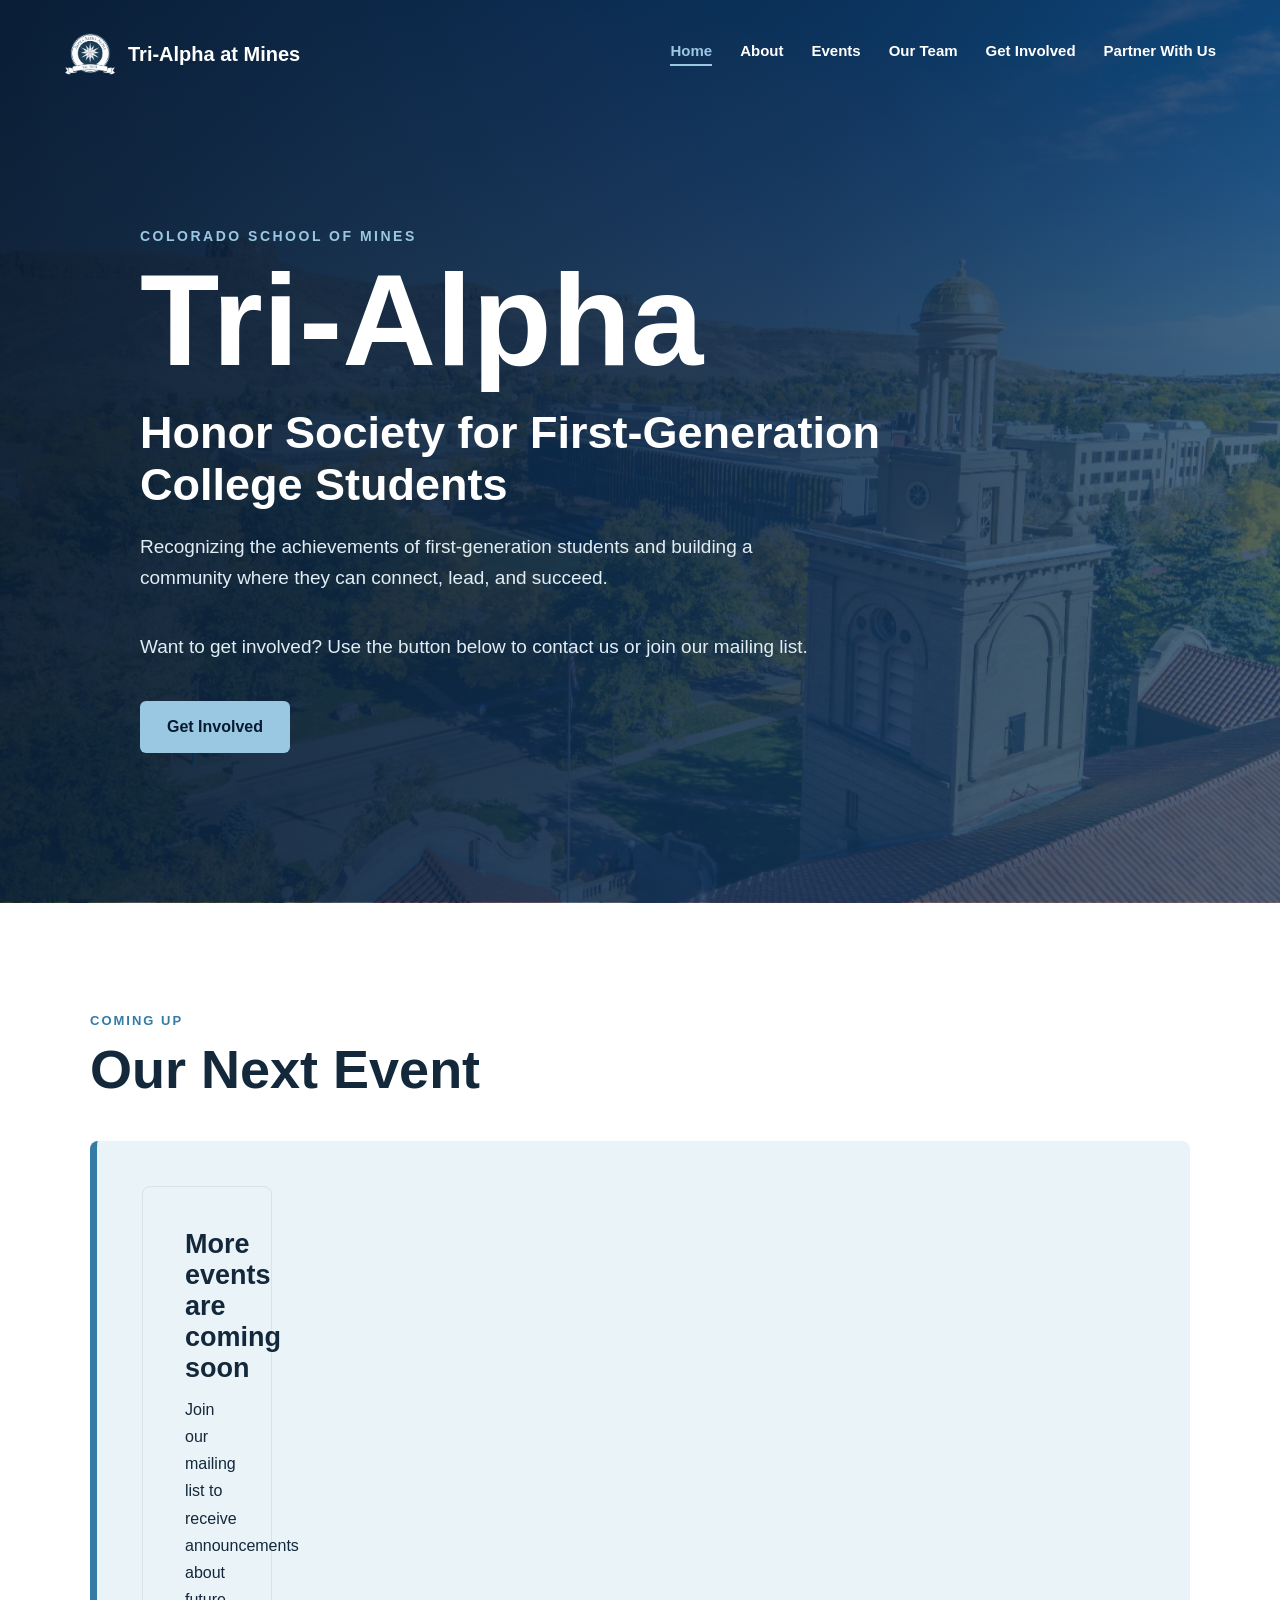
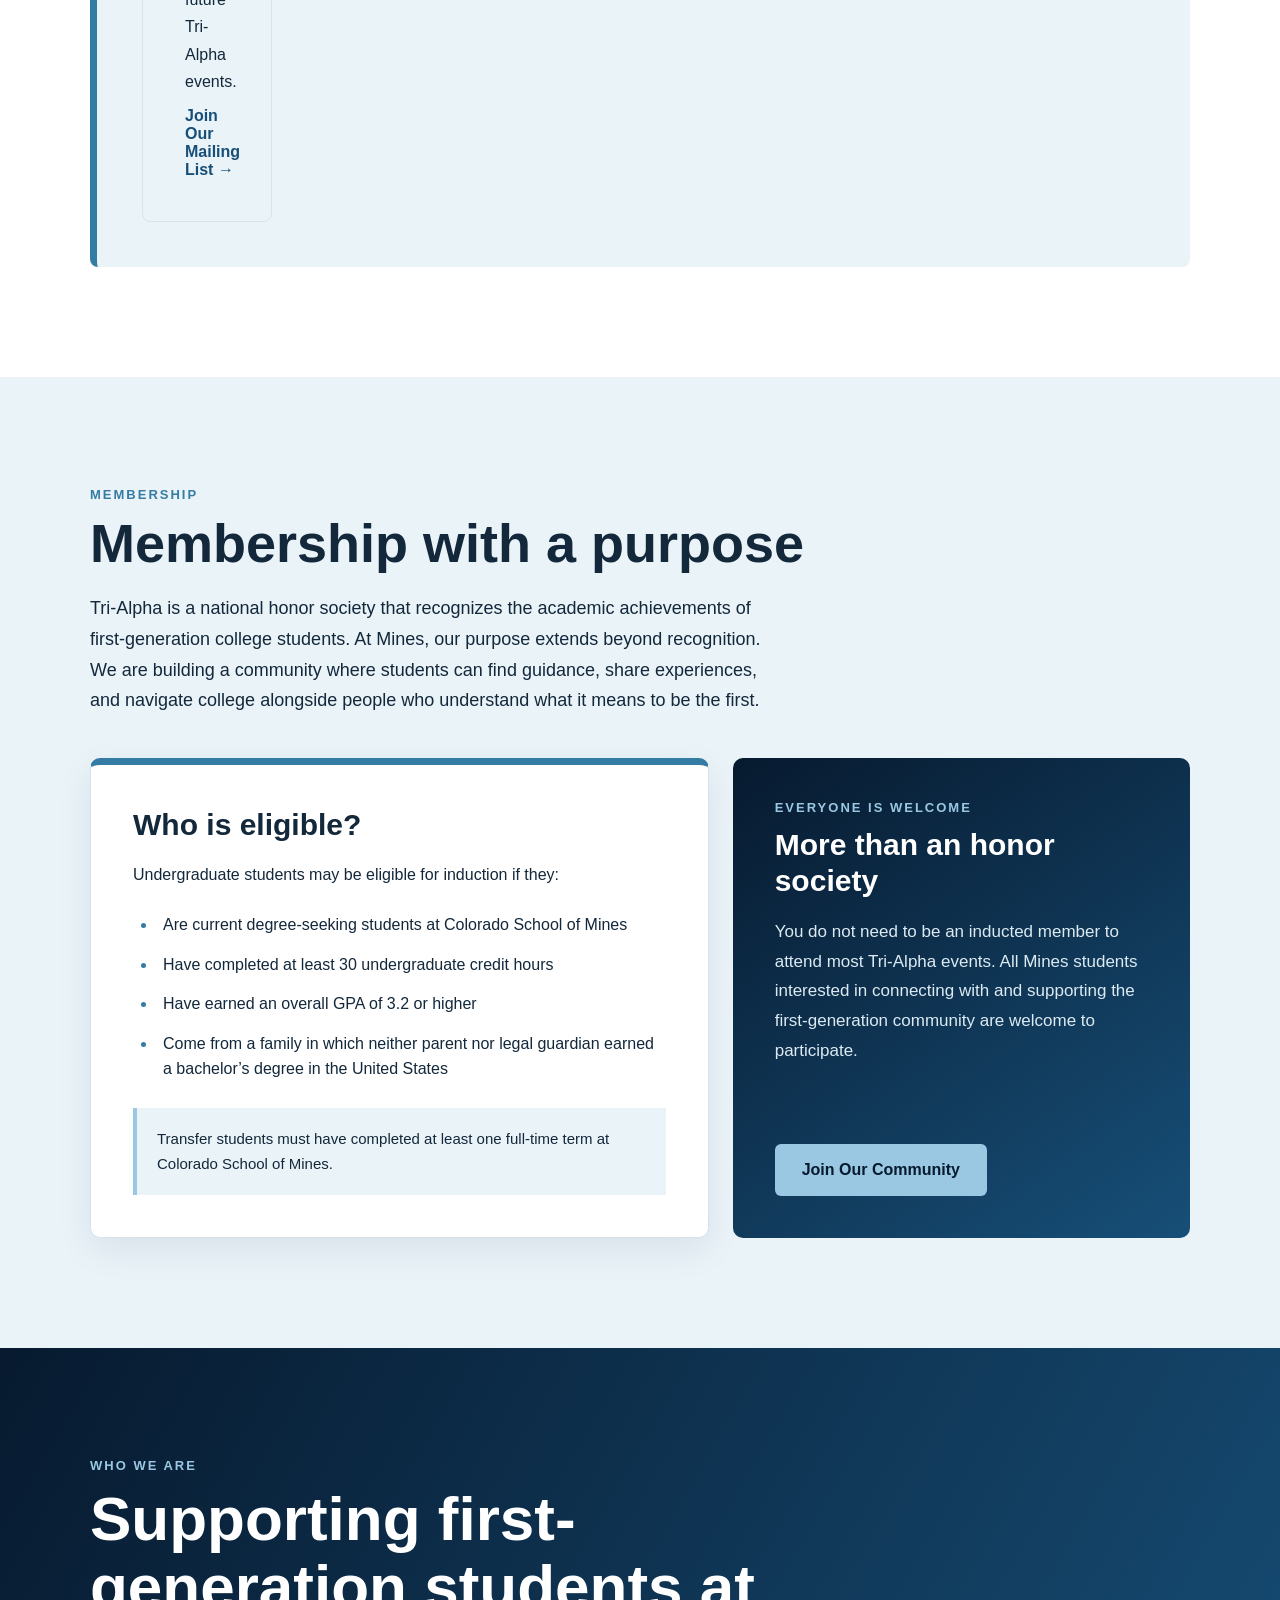
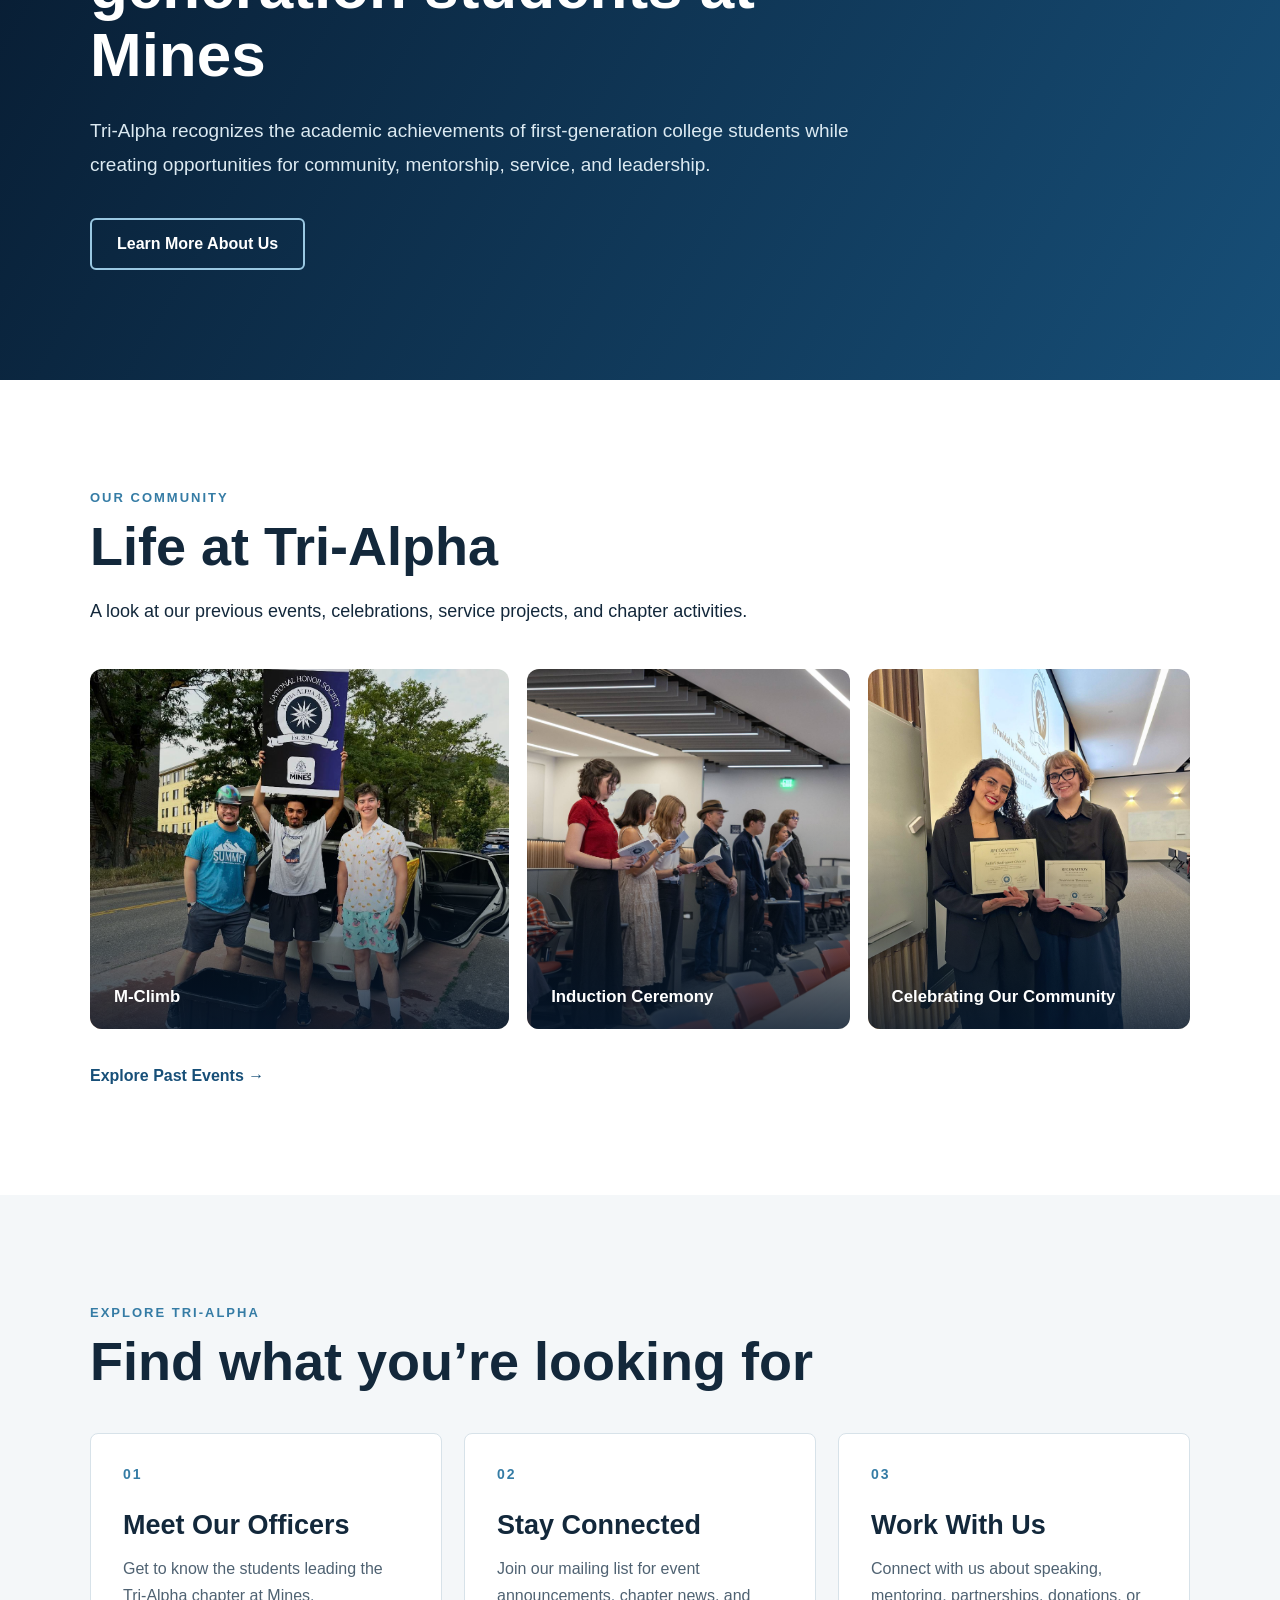
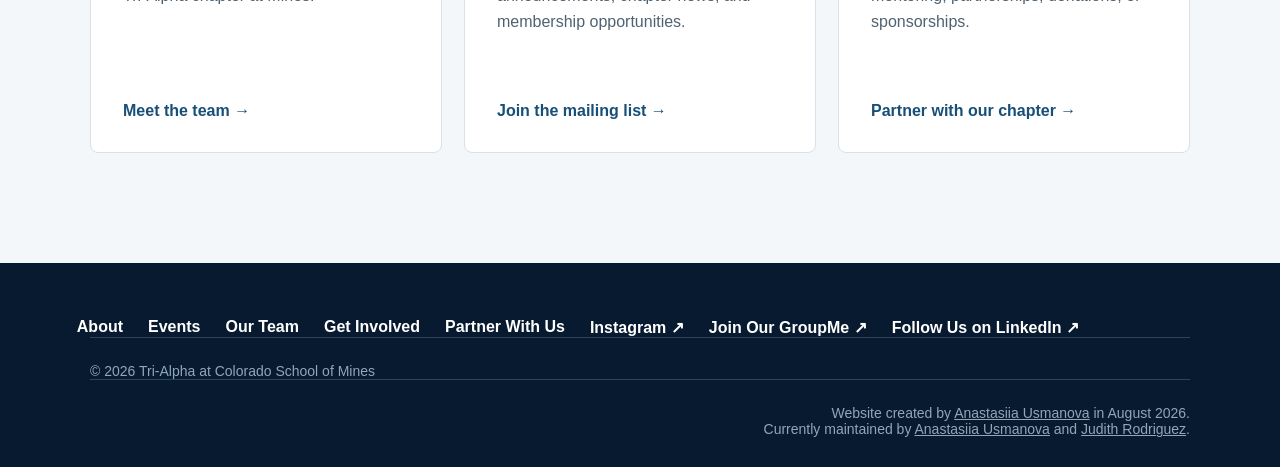
<file: index.html>
<!DOCTYPE html>
<html lang="en">

<head>
    <meta charset="UTF-8">

    <meta
        name="viewport"
        content="width=device-width, initial-scale=1.0"
    >

    <title>Tri-Alpha at Colorado School of Mines</title>

    <link rel="stylesheet" href="style.css">

    <link
        rel="icon"
        type="image/png"
        href="image/tri.alpha.logo.png"
    >
</head>

<body>

    <!-- Main navigation -->

    <header class="hero">

        <nav class="navbar">

            <a class="logo" href="./">
                <img
                    src="image/tri.alpha.logo.png"
                    alt="Tri-Alpha logo"
                >

                <span>Tri-Alpha at Mines</span>
            </a>

            <div class="nav-links">

                <a
                    class="active-nav-link"
                    href="./"
                >
                    Home
                </a>

                <a href="about/">About</a>
                <a href="events/">Events</a>
                <a href="team/">Our Team</a>
                <a href="contact/">Get Involved</a>
                <a href="partner/">Partner With Us</a>

            </div>

        </nav>


        <!-- Main introduction -->

        <div class="hero-content">

            <p class="eyebrow">
                Colorado School of Mines
            </p>

            <h1>Tri-Alpha</h1>

            <h2>
                Honor Society for First-Generation College Students
            </h2>

            <p class="hero-description">
                Recognizing the achievements of first-generation students
                and building a community where they can connect, lead,
                and succeed.
            </p>

            <p class="hero-description">
                Want to get involved? Use the button below to contact us
                or join our mailing list.
            </p>

            <div class="hero-buttons">

                <a
                    class="button primary-button"
                    href="contact/#mailing-list"
                >
                    Get Involved
                </a>

            </div>

        </div>

    </header>


    <main>

        <!-- Next event -->

        <section
            class="section event-section"
            id="next-event"
        >

            <div class="section-heading">

                <p class="section-label">
                    Coming up
                </p>

                <h2>Our Next Event</h2>

            </div>

            <div
                class="event-card"
                id="next-event-container"
            >
                <!-- The next event is added automatically by events.js -->
            </div>

        </section>


        <!-- Membership -->

        <section
            class="section membership-section"
            id="membership"
        >

            <div class="section-heading">

                <p class="section-label">
                    Membership
                </p>

                <h2>Membership with a purpose</h2>

                <p>
                    Tri-Alpha is a national honor society that recognizes
                    the academic achievements of first-generation college
                    students. At Mines, our purpose extends beyond recognition.
                    We are building a community where students can find guidance,
                    share experiences, and navigate college alongside people who
                    understand what it means to be the first.
                </p>

            </div>


            <div class="membership-grid">

                <div class="membership-card">

                    <h3>Who is eligible?</h3>

                    <p>
                        Undergraduate students may be eligible for induction
                        if they:
                    </p>

                    <ul>

                        <li>
                            Are current degree-seeking students at
                            Colorado School of Mines
                        </li>

                        <li>
                            Have completed at least 30 undergraduate
                            credit hours
                        </li>

                        <li>
                            Have earned an overall GPA of 3.2 or higher
                        </li>

                        <li>
                            Come from a family in which neither parent nor
                            legal guardian earned a bachelor’s degree in
                            the United States
                        </li>

                    </ul>

                    <p class="membership-note">
                        Transfer students must have completed at least one
                        full-time term at Colorado School of Mines.
                    </p>

                </div>


                <div class="community-card">

                    <p class="section-label">
                        Everyone is welcome
                    </p>

                    <h3>More than an honor society</h3>

                    <p>
                        You do not need to be an inducted member to attend
                        most Tri-Alpha events. All Mines students interested
                        in connecting with and supporting the first-generation
                        community are welcome to participate.
                    </p>

                    <a
                        class="button primary-button"
                        href="contact/#mailing-list"
                    >
                        Join Our Community
                    </a>

                </div>

            </div>

        </section>


        <!-- About preview -->

        <section class="about-preview">

            <div class="about-preview-content">

                <p class="section-label light-label">
                    Who we are
                </p>

                <h2>
                    Supporting first-generation students at Mines
                </h2>

                <p>
                    Tri-Alpha recognizes the academic achievements of
                    first-generation college students while creating
                    opportunities for community, mentorship, service,
                    and leadership.
                </p>

                <a
                    class="button outline-button"
                    href="about/"
                >
                    Learn More About Us
                </a>

            </div>

        </section>


        <!-- Event photo preview -->

        <section class="section gallery-preview">

            <div class="section-heading">

                <p class="section-label">
                    Our community
                </p>

                <h2>Life at Tri-Alpha</h2>

                <p>
                    A look at our previous events, celebrations,
                    service projects, and chapter activities.
                </p>

            </div>


            <div class="photo-grid">

                <a
                    class="community-photo"
                    href="events/"
                >

                    <img
                        src="image/mclimb1.jpg"
                        alt="Tri-Alpha members participating in M-Climb"
                    >

                    <span>M-Climb</span>

                </a>


                <a
                    class="community-photo"
                    href="events/"
                >

                    <img
                        src="image/ind1.jpg"
                        alt="Tri-Alpha Induction Ceremony"
                    >

                    <span>Induction Ceremony</span>

                </a>


                <a
                    class="community-photo"
                    href="events/"
                >

                    <img
                        src="image/ind6.jpg"
                        alt="Tri-Alpha members celebrating at Colorado School of Mines"
                    >

                    <span>Celebrating Our Community</span>

                </a>

            </div>


            <a
                class="text-link"
                href="events/#past-events"
            >
                Explore Past Events →
            </a>

        </section>


        <!-- Main site links -->

        <section class="explore-section">

            <div class="section explore-content">

                <div class="section-heading">

                    <p class="section-label">
                        Explore Tri-Alpha
                    </p>

                    <h2>Find what you’re looking for</h2>

                </div>


                <div class="link-card-grid">

                    <a
                        class="link-card"
                        href="team/"
                    >

                        <span class="card-number">01</span>

                        <h3>Meet Our Officers</h3>

                        <p>
                            Get to know the students leading the
                            Tri-Alpha chapter at Mines.
                        </p>

                        <span class="card-link">
                            Meet the team →
                        </span>

                    </a>


                    <a
                        class="link-card"
                        href="contact/#mailing-list"
                    >

                        <span class="card-number">02</span>

                        <h3>Stay Connected</h3>

                        <p>
                            Join our mailing list for event announcements,
                            chapter news, and membership opportunities.
                        </p>

                        <span class="card-link">
                            Join the mailing list →
                        </span>

                    </a>


                    <a
                        class="link-card"
                        href="partner/"
                    >

                        <span class="card-number">03</span>

                        <h3>Work With Us</h3>

                        <p>
                            Connect with us about speaking, mentoring,
                            partnerships, donations, or sponsorships.
                        </p>

                        <span class="card-link">
                            Partner with our chapter →
                        </span>

                    </a>

                </div>

            </div>

        </section>

    </main>


    <!-- Footer -->

    <footer>

        <div class="footer-links">

            <a href="about/">About</a>
            <a href="events/">Events</a>
            <a href="team/">Our Team</a>
            <a href="contact/">Get Involved</a>
            <a href="partner/">Partner With Us</a>

            <a
                href="https://www.instagram.com/minestrialpha/"
                target="_blank"
                rel="noopener noreferrer"
            >
                Instagram ↗
            </a>

            <a
                href="https://groupme.com/join_group/110721965/QVAlwVsL"
                target="_blank"
                rel="noopener noreferrer"
            >
                Join Our GroupMe ↗
            </a>

            <a
                href="https://www.linkedin.com/company/tri-alpha-honor-society-colorado-school-of-mines/"
                target="_blank"
                rel="noopener noreferrer"
            >
                Follow Us on LinkedIn ↗
            </a>

        </div>


        <p class="copyright">
            © 2026 Tri-Alpha at Colorado School of Mines
        </p>

        <p class="copyright" style="text-align: right;">
             Website created by <a href="https://ausmanova.com" target="_blank">Anastasiia Usmanova</a> in August 2026.<br>
            Currently maintained by <a href="https://ausmanova.com" target="_blank">Anastasiia Usmanova</a> and <a href="https://www.linkedin.com/in/judinitzia/" target="_blank">Judith Rodriguez</a>.

    </footer>


    <script src="events.js"></script>
    <script src="contact.js"></script>

</body>

</html>
</file>
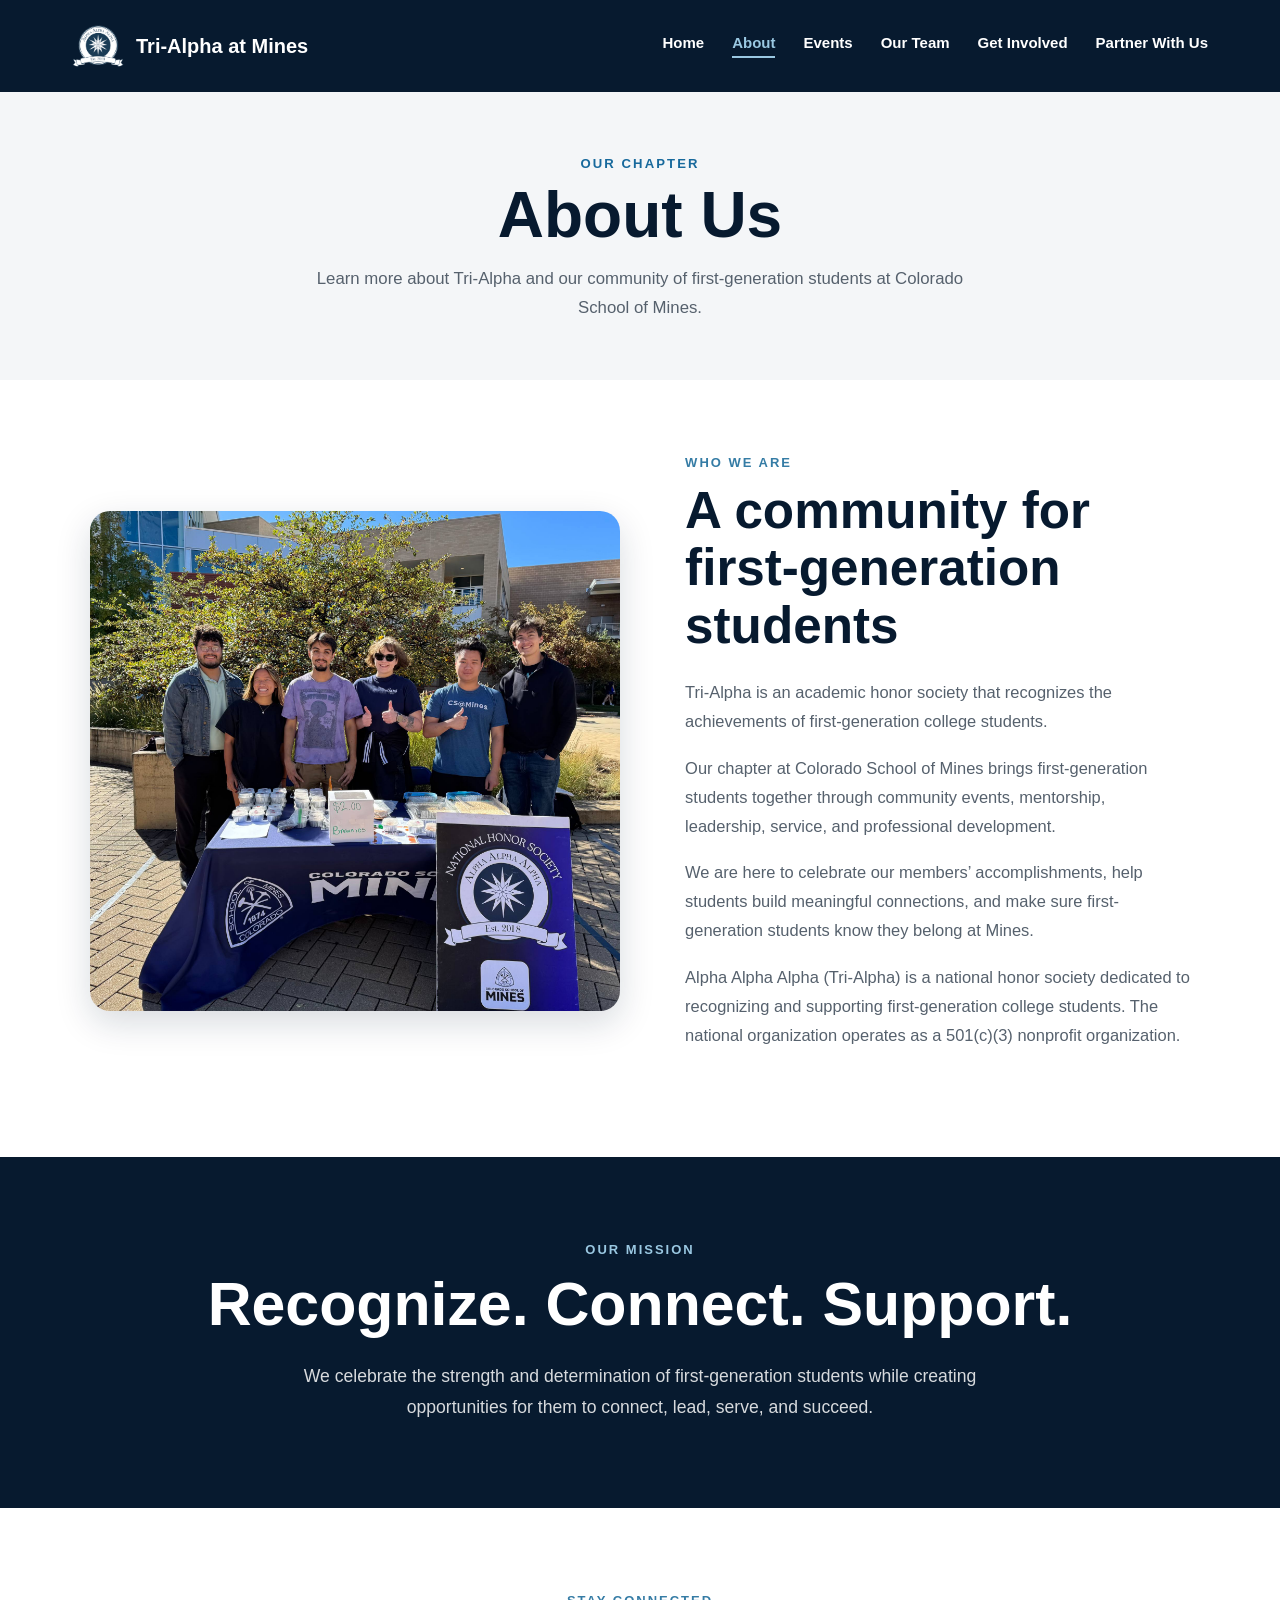
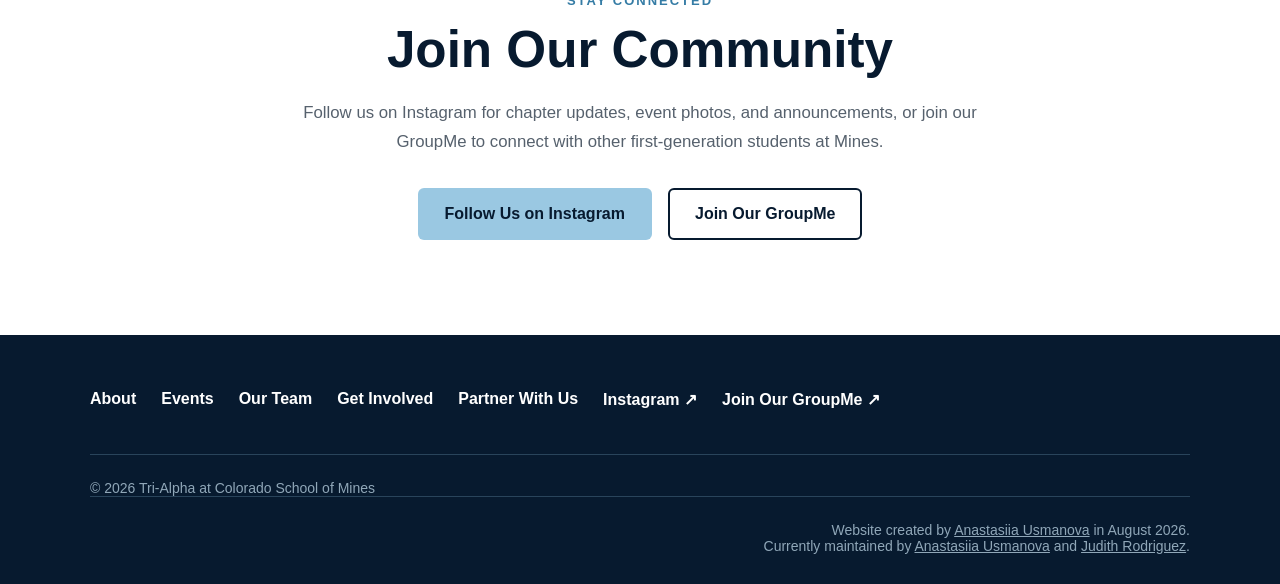
<file: about/index.html>
<!DOCTYPE html>
<html lang="en">

<head>
    <meta charset="UTF-8">

    <meta
        name="viewport"
        content="width=device-width, initial-scale=1.0"
    >

    <title>About Us | Tri-Alpha at Mines</title>

    <link rel="stylesheet" href="../style.css">

    <link
        rel="icon"
        type="image/png"
        href="../image/tri.alpha.logo.png"
    >
</head>

<body>

    <!-- Navigation -->

    <header class="page-header">

        <nav class="navbar">

            <a class="logo" href="../">
                <img
                    src="../image/tri.alpha.logo.png"
                    alt="Tri-Alpha logo"
                >

                <span>Tri-Alpha at Mines</span>
            </a>

            <div class="nav-links">
                <a href="../">Home</a>

                <a
                    class="active-nav-link"
                    href="../about/"
                >
                    About
                </a>

                <a href="../events/">Events</a>
                <a href="../team/">Our Team</a>
                <a href="../contact/">Get Involved</a>
                <a href="../partner/">Partner With Us</a>
            </div>

        </nav>

    </header>


    <main>

        <!-- Page heading -->

        <section class="team-page-heading">

            <p class="team-page-label">
                Our Chapter
            </p>

            <h1>About Us</h1>

            <p class="team-page-description">
                Learn more about Tri-Alpha and our community of
                first-generation students at Colorado School of Mines.
            </p>

        </section>


        <!-- About Tri-Alpha -->

        <section class="section about-main-section">

            <div class="about-main-grid">

                <div class="about-main-image">

                    <img
                        src="../image/about.jpg"
                        alt="Tri-Alpha members at Colorado School of Mines"
                    >

                </div>


                <div class="about-main-content">

                    <p class="section-label">
                        Who We Are
                    </p>

                    <h2>
                        A community for first-generation students
                    </h2>

                    <p>
                        Tri-Alpha is an academic honor society that
                        recognizes the achievements of first-generation
                        college students.
                    </p>

                    <p>
                        Our chapter at Colorado School of Mines brings
                        first-generation students together through
                        community events, mentorship, leadership,
                        service, and professional development.
                    </p>

                    <p>
                        We are here to celebrate our members’
                        accomplishments, help students build meaningful
                        connections, and make sure first-generation
                        students know they belong at Mines.
                    </p>

                    <p>
                        Alpha Alpha Alpha (Tri-Alpha) is a national honor
                        society dedicated to recognizing and supporting
                        first-generation college students. The national
                        organization operates as a 501(c)(3) nonprofit
                        organization.
                    </p>

                </div>

            </div>

        </section>


        <!-- Mission -->

        <section class="about-mission-section">

            <div class="section about-mission-content">

                <p class="section-label light-label">
                    Our Mission
                </p>

                <h2>
                    Recognize. Connect. Support.
                </h2>

                <p>
                    We celebrate the strength and determination of
                    first-generation students while creating opportunities
                    for them to connect, lead, serve, and succeed.
                </p>

            </div>

        </section>


        <!-- Social links -->

        <section class="section about-connect-section">

            <p class="section-label">
                Stay Connected
            </p>

            <h2>Join Our Community</h2>

            <p>
                Follow us on Instagram for chapter updates, event photos,
                and announcements, or join our GroupMe to connect with
                other first-generation students at Mines.
            </p>

            <div class="about-social-buttons">

                <a
                    class="button primary-button"
                    href="https://www.instagram.com/minestrialpha/"
                    target="_blank"
                    rel="noopener noreferrer"
                >
                    Follow Us on Instagram
                </a>

                <a
                    class="button about-secondary-button"
                    href="https://groupme.com/join_group/110721965/QVAlwVsL"
                    target="_blank"
                    rel="noopener noreferrer"
                >
                    Join Our GroupMe
                </a>

            </div>

        </section>

    </main>


    <!-- Footer -->

    <footer>

        <div class="footer-content">


            <div class="footer-links">
                <a href="../about/">About</a>
                <a href="../events/">Events</a>
                <a href="../team/">Our Team</a>
                <a href="../contact/">Get Involved</a>
                <a href="../partner/">Partner With Us</a>

                <a
                    href="https://www.instagram.com/minestrialpha/"
                    target="_blank"
                    rel="noopener noreferrer"
                >
                    Instagram ↗
                </a>

                <a
                    href="https://groupme.com/join_group/110721965/QVAlwVsL"
                    target="_blank"
                    rel="noopener noreferrer"
                >
                    Join Our GroupMe ↗
                </a>
            </div>

        </div>

        <p class="copyright">
            © 2026 Tri-Alpha at Colorado School of Mines
        </p>

        <p class="copyright" style="text-align: right;">
             Website created by <a href="https://ausmanova.com" target="_blank">Anastasiia Usmanova</a> in August 2026.<br>
            Currently maintained by <a href="https://ausmanova.com" target="_blank">Anastasiia Usmanova</a> and <a href="https://www.linkedin.com/in/judinitzia/" target="_blank">Judith Rodriguez</a>.
        </p>

    </footer>

</body>

</html>
</file>
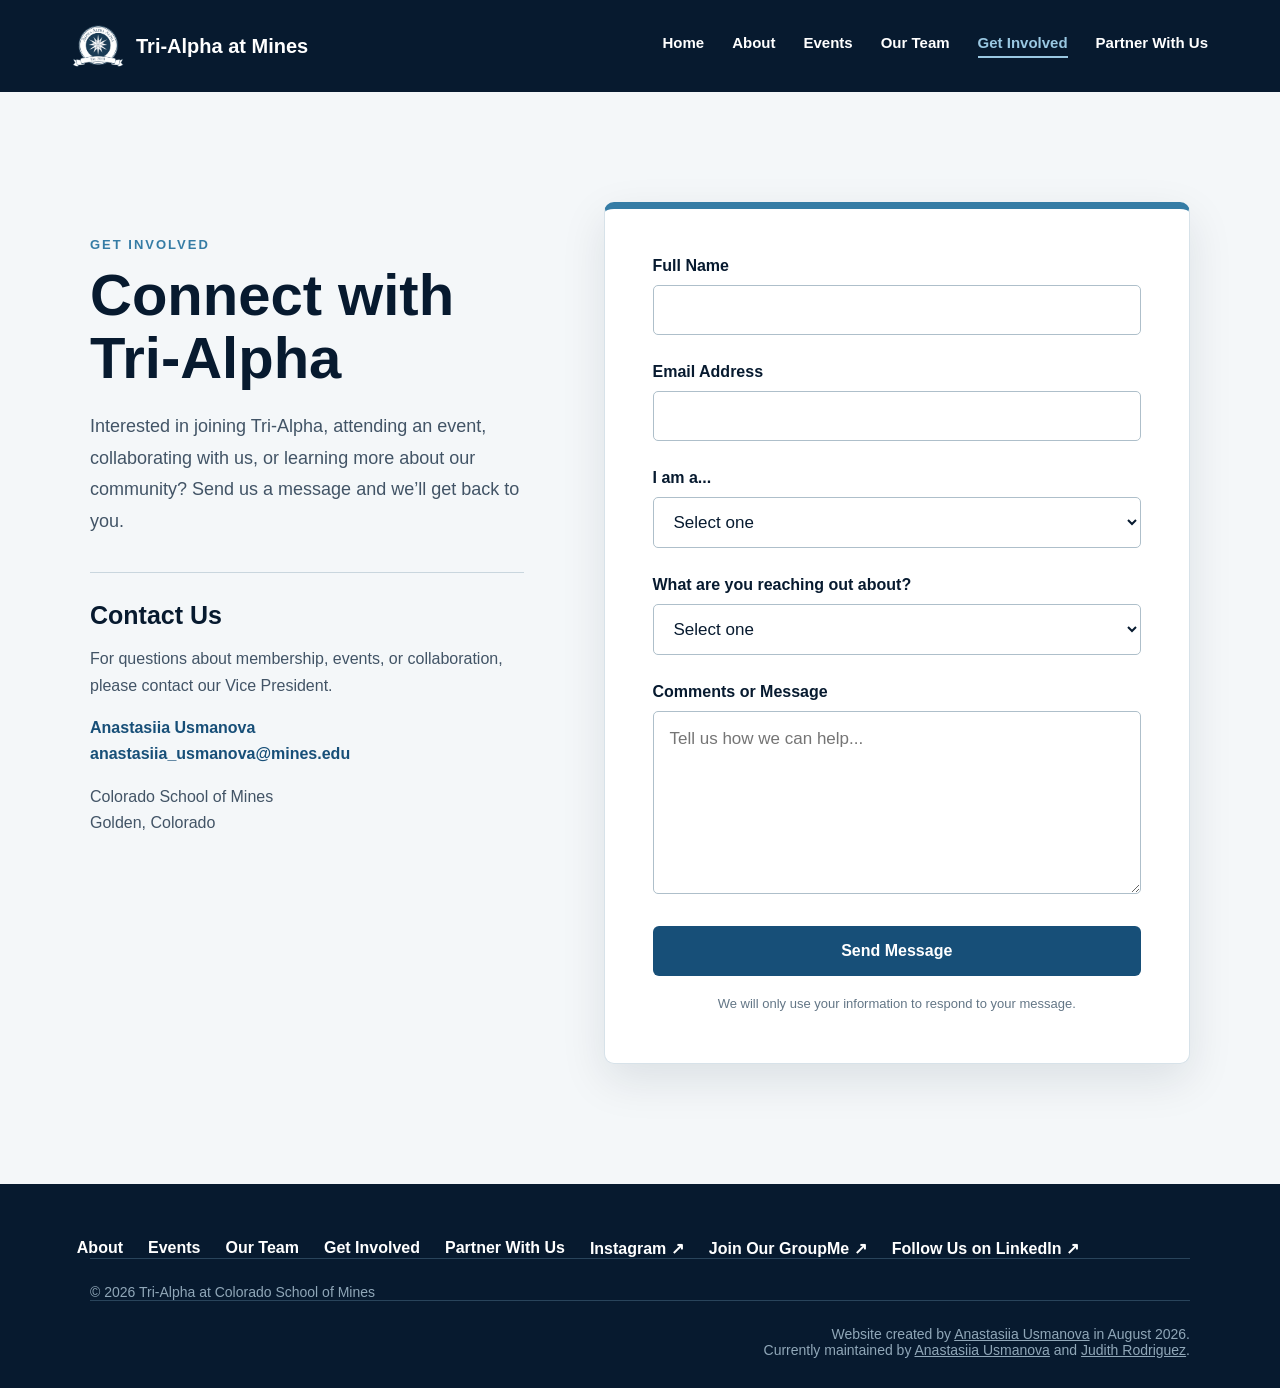
<file: contact/index.html>
<!DOCTYPE html>
<html lang="en">

<head>
    <meta charset="UTF-8">

    <meta
        name="viewport"
        content="width=device-width, initial-scale=1.0"
    >

    <title>
        Get Involved | Tri-Alpha at Colorado School of Mines
    </title>

    <link rel="stylesheet" href="../style.css">

    <link
        rel="icon"
        type="image/png"
        href="../image/tri.alpha.logo.png"
    >
</head>

<body>

    <!-- Navigation -->

    <header class="page-header">

        <nav class="navbar">

            <a class="logo" href="../">

                <img
                    src="../image/tri.alpha.logo.png"
                    alt="Tri-Alpha logo"
                >

                <span>Tri-Alpha at Mines</span>

            </a>

            <div class="nav-links">

                <a href="../">Home</a>
                <a href="../about/">About</a>
                <a href="../events/">Events</a>
                <a href="../team/">Our Team</a>

                <a
                    class="active-nav-link"
                    href="../contact/"
                >
                    Get Involved
                </a>

                <a href="../partner/">Partner With Us</a>

            </div>

        </nav>

    </header>


    <main>

        <section class="section contact-section">

            <div class="contact-layout">

                <!-- Contact information -->

                <div class="contact-introduction">

                    <p class="section-label">
                        Get Involved
                    </p>

                    <h1>Connect with Tri-Alpha</h1>

                    <p>
                        Interested in joining Tri-Alpha, attending an event,
                        collaborating with us, or learning more about our
                        community? Send us a message and we’ll get back to you.
                    </p>


                    <div class="contact-details">

                        <h2>Contact Us</h2>

                        <p>
                            For questions about membership, events, or
                            collaboration, please contact our Vice President.
                        </p>

                        <p class="contact-email">
                            Anastasiia Usmanova<br>
                            anastasiia_usmanova@mines.edu
                        </p>

                        <p>
                            Colorado School of Mines<br>
                            Golden, Colorado
                        </p>

                    </div>

                </div>


                <!-- Contact form -->

                <div class="contact-form-card">

                    <form
                        id="contact-form"
                        action="https://script.google.com/macros/s/AKfycbxp_Kz3nOsa7f7uLqr15G5XHEsQEP7T-eIZVVgQH3qaMwhdmE1eRUPA2brTDorU5PCK/exec"
                        method="POST"
                        target="contact-response"
                    >

                        <input
                            type="hidden"
                            name="formType"
                            value="contact"
                        >


                        <div class="form-field">

                            <label for="contact-name">
                                Full Name
                            </label>

                            <input
                                id="contact-name"
                                name="fullName"
                                type="text"
                                autocomplete="name"
                                required
                            >

                        </div>


                        <div class="form-field">

                            <label for="contact-email">
                                Email Address
                            </label>

                            <input
                                id="contact-email"
                                name="email"
                                type="email"
                                autocomplete="email"
                                required
                            >

                        </div>


                        <div class="form-field">

                            <label for="contact-role">
                                I am a...
                            </label>

                            <select
                                id="contact-role"
                                name="role"
                                required
                            >

                                <option value="" selected disabled>
                                    Select one
                                </option>

                                <option value="Mines student">
                                    Mines student
                                </option>

                                <option value="Alumni">
                                    Alumni
                                </option>

                                <option value="Faculty or staff">
                                    Faculty or staff
                                </option>

                                <option value="Community member">
                                    Community member
                                </option>

                                <option value="Other">
                                    Other
                                </option>

                            </select>

                        </div>


                        <div class="form-field">

                            <label for="contact-topic">
                                What are you reaching out about?
                            </label>

                            <select
                                id="contact-topic"
                                name="topic"
                                required
                            >

                                <option value="" selected disabled>
                                    Select one
                                </option>

                                <option value="Join the mailing list">
                                    Join the mailing list
                                </option>

                                <option value="Partnership or collaboration">
                                    Partnership or collaboration
                                </option>

                                <option value="General question">
                                    General question
                                </option>

                                <option value="Other">
                                    Other
                                </option>

                            </select>

                        </div>


                        <div class="form-field">

                            <label for="contact-message">
                                Comments or Message
                            </label>

                            <textarea
                                id="contact-message"
                                name="message"
                                rows="6"
                                placeholder="Tell us how we can help..."
                            ></textarea>

                        </div>


                        <button
                            class="button contact-submit-button"
                            type="submit"
                        >
                            Send Message
                        </button>

                        <p class="form-privacy-note">
                            We will only use your information to respond to
                            your message.
                        </p>

                    </form>


                    <!-- Success message -->

                    <div
                        class="contact-success"
                        id="contact-success"
                        hidden
                    >

                        <div class="success-icon">✓</div>

                        <h2>Message sent!</h2>

                        <p>
                            Thank you for contacting Tri-Alpha. We received
                            your message and will get back to you soon.
                        </p>

                        <a
                            class="button primary-button"
                            href="../"
                        >
                            Return Home
                        </a>

                    </div>

                </div>

            </div>

        </section>

    </main>


    <!-- Hidden form response -->

    <iframe
        name="contact-response"
        id="contact-response"
        title="Contact form response"
        hidden
    ></iframe>


    <!-- Footer -->

    <footer>

        <div class="footer-links">

            <a href="../about/">About</a>
            <a href="../events/">Events</a>
            <a href="../team/">Our Team</a>
            <a href="../contact/">Get Involved</a>
            <a href="../partner/">Partner With Us</a>

            <a
                href="https://www.instagram.com/minestrialpha/"
                target="_blank"
                rel="noopener noreferrer"
            >
                Instagram ↗
            </a>

            <a
                href="https://groupme.com/join_group/110721965/QVAlwVsL"
                target="_blank"
                rel="noopener noreferrer"
            >
                Join Our GroupMe ↗
            </a>

            <a
                href="https://www.linkedin.com/company/tri-alpha-honor-society-colorado-school-of-mines/"
                target="_blank"
                rel="noopener noreferrer"
            >
                Follow Us on LinkedIn ↗
            </a>

        </div>


        <p class="copyright">
            © 2026 Tri-Alpha at Colorado School of Mines
        </p>

        <p class="copyright" style="text-align: right;">
             Website created by <a href="https://ausmanova.com" target="_blank">Anastasiia Usmanova</a> in August 2026.<br>
            Currently maintained by <a href="https://ausmanova.com" target="_blank">Anastasiia Usmanova</a> and <a href="https://www.linkedin.com/in/judinitzia/" target="_blank">Judith Rodriguez</a>.
        </p>

    </footer>


    <script src="../contact.js"></script>

</body>

</html>
</file>
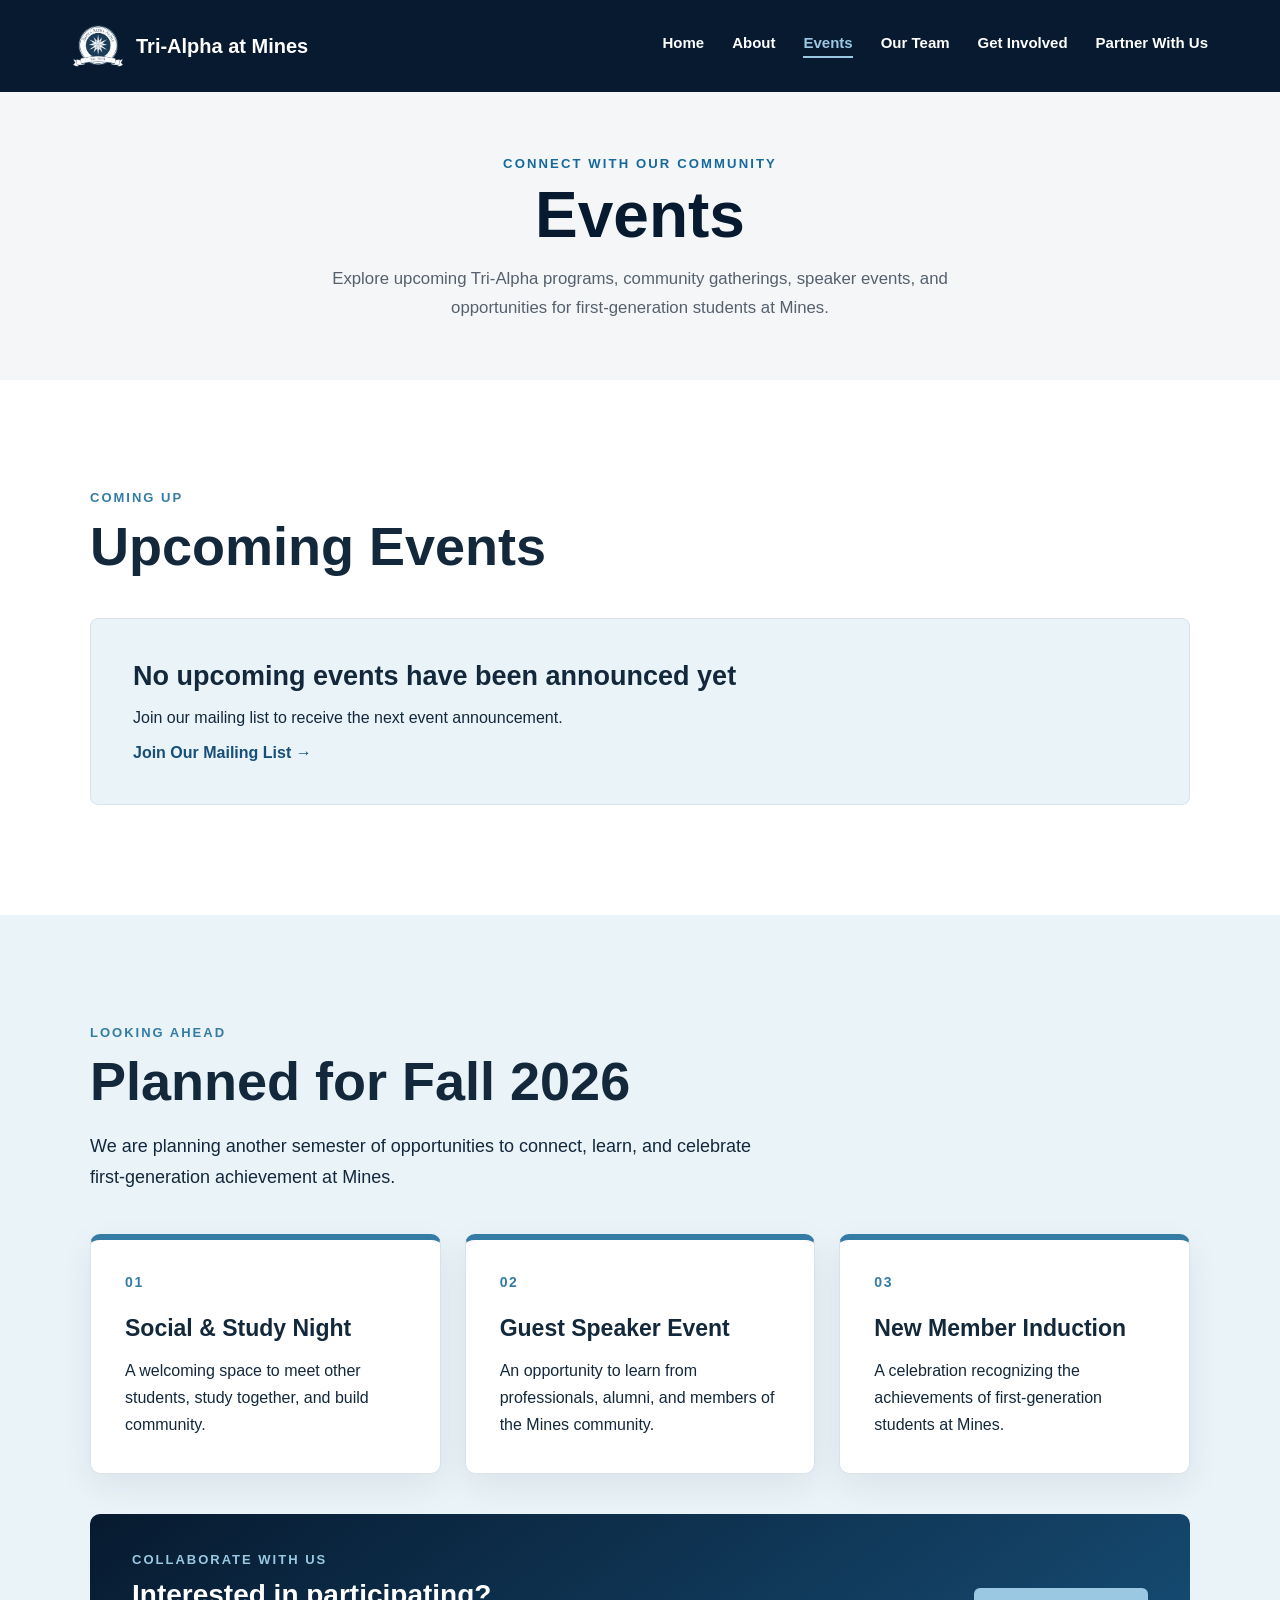
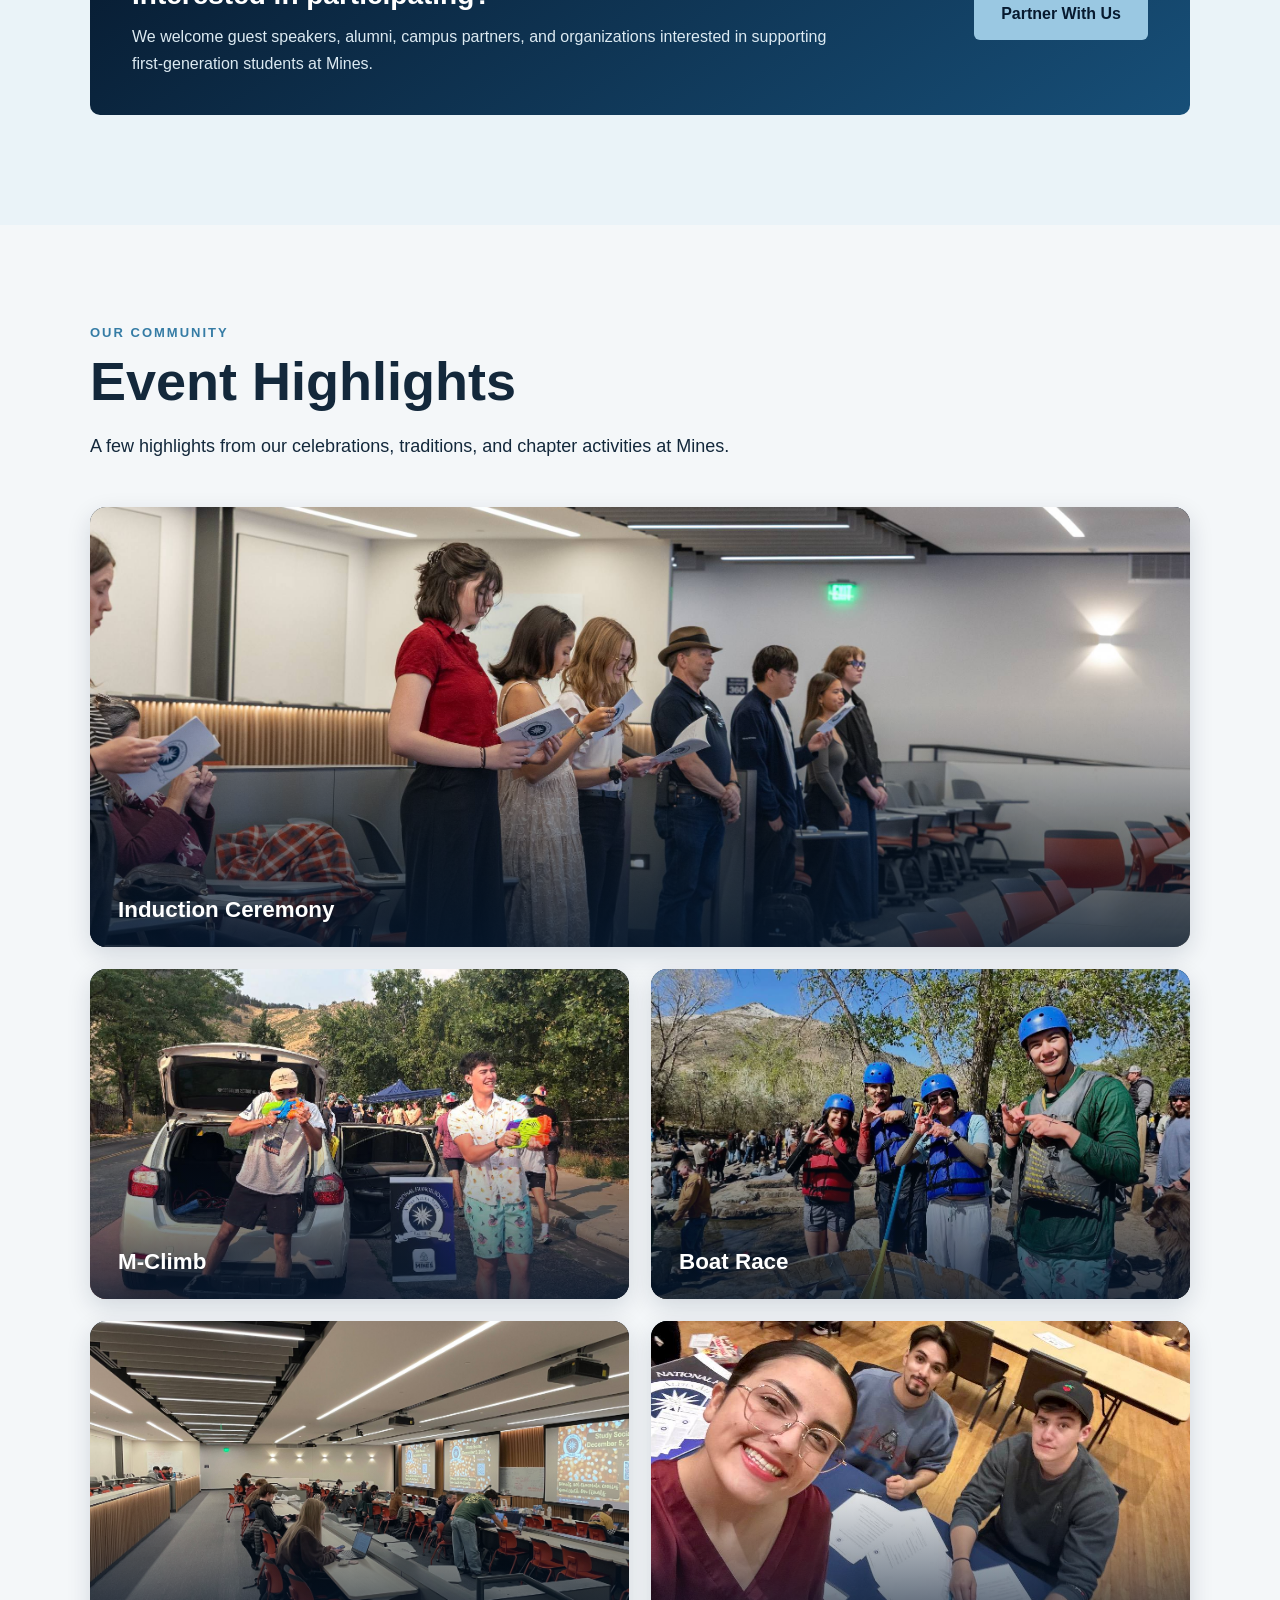
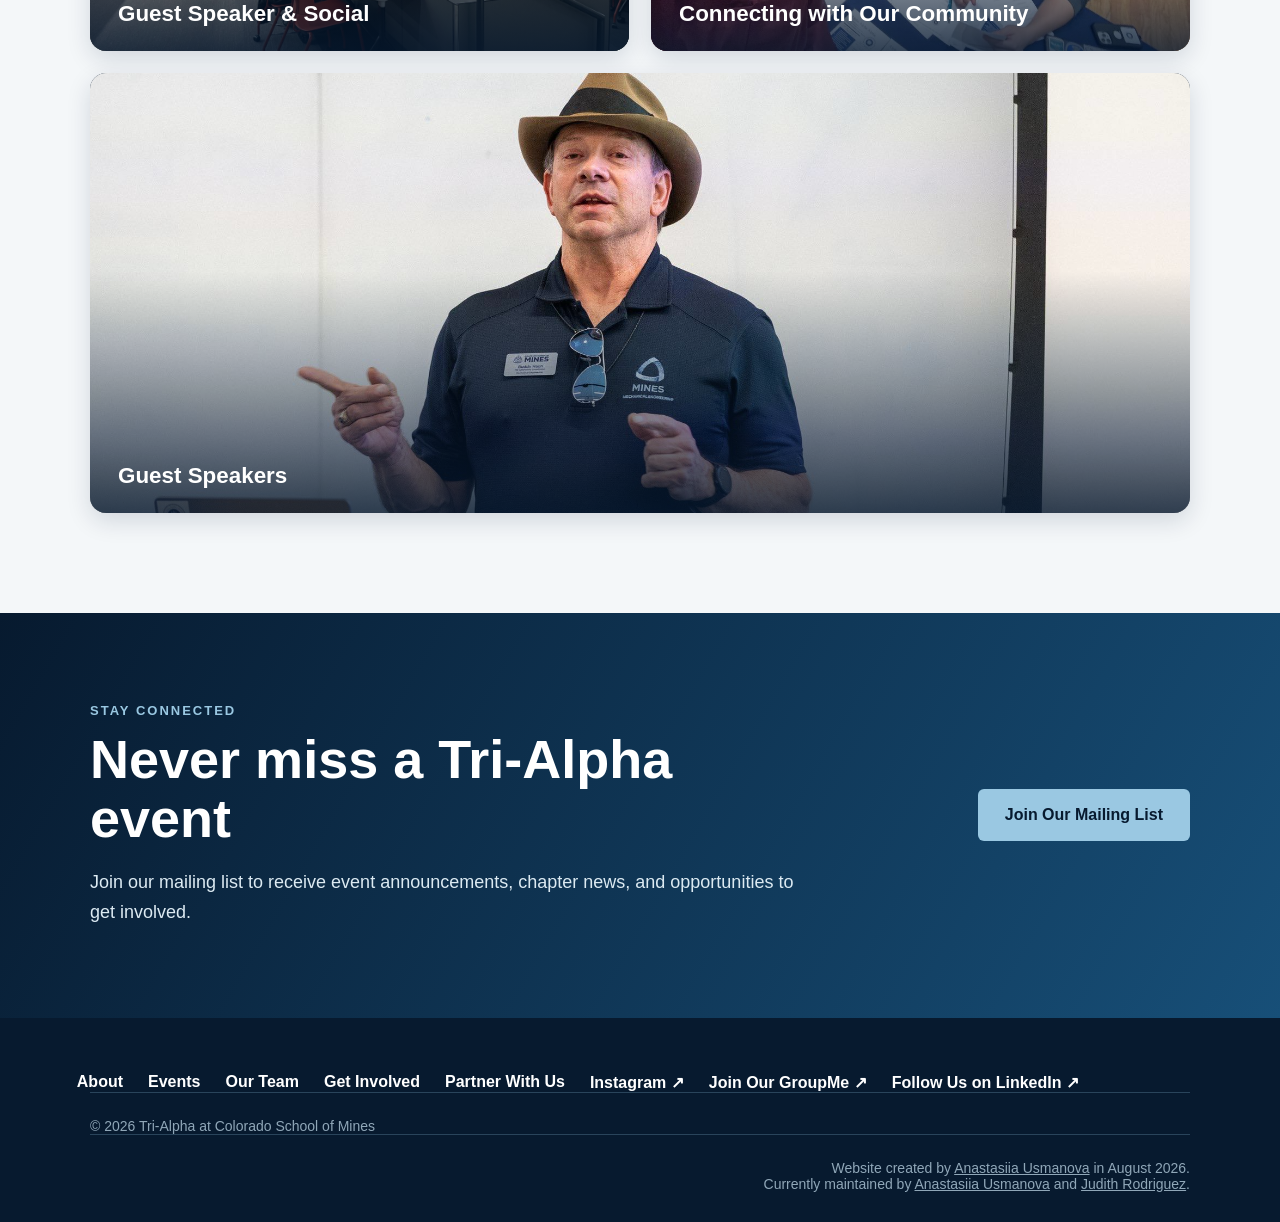
<file: events/index.html>
<!DOCTYPE html>
<html lang="en">

<head>
    <meta charset="UTF-8">

    <meta
        name="viewport"
        content="width=device-width, initial-scale=1.0"
    >

    <title>
        Events | Tri-Alpha at Colorado School of Mines
    </title>

    <link rel="stylesheet" href="../style.css">

    <link
        rel="icon"
        type="image/png"
        href="../image/tri.alpha.logo.png"
    >
</head>

<body>

    <!-- Navigation -->

    <header class="page-header">

        <nav class="navbar">

            <a class="logo" href="../">
                <img
                    src="../image/tri.alpha.logo.png"
                    alt="Tri-Alpha logo"
                >

                <span>Tri-Alpha at Mines</span>
            </a>

            <div class="nav-links">
                <a href="../">Home</a>
                <a href="../about/">About</a>

                <a
                    class="active-nav-link"
                    href="../events/"
                >
                    Events
                </a>

                <a href="../team/">Our Team</a>
                <a href="../contact/">Get Involved</a>
                <a href="../partner/">Partner With Us</a>
            </div>

        </nav>

    </header>


    <!-- Page heading -->

    <section class="team-page-heading">

        <p class="team-page-label">
            Connect With Our Community
        </p>

        <h1>Events</h1>

        <p class="team-page-description">
            Explore upcoming Tri-Alpha programs, community gatherings,
            speaker events, and opportunities for first-generation
            students at Mines.
        </p>

    </section>


    <main>

        <!-- Upcoming events -->

        <section class="section events-page-section">

            <div class="section-heading">

                <p class="section-label">
                    Coming Up
                </p>

                <h2>Upcoming Events</h2>

            </div>

            <div
                class="events-list"
                id="upcoming-events"
            >
                <!-- Upcoming events are added automatically by events.js -->
            </div>

        </section>


        <!-- Planned events -->

        <section class="planned-events-section">

            <div class="section planned-events-content">

                <div class="section-heading">

                    <p class="section-label">
                        Looking Ahead
                    </p>

                    <h2>Planned for Fall 2026</h2>

                    <p>
                        We are planning another semester of opportunities
                        to connect, learn, and celebrate first-generation
                        achievement at Mines.
                    </p>

                </div>


                <div class="planned-events-grid">

                    <article class="planned-event-card">

                        <span class="planned-event-number">
                            01
                        </span>

                        <h3>Social &amp; Study Night</h3>

                        <p>
                            A welcoming space to meet other students,
                            study together, and build community.
                        </p>

                    </article>


                    <article class="planned-event-card">

                        <span class="planned-event-number">
                            02
                        </span>

                        <h3>Guest Speaker Event</h3>

                        <p>
                            An opportunity to learn from professionals,
                            alumni, and members of the Mines community.
                        </p>

                    </article>


                    <article class="planned-event-card">

                        <span class="planned-event-number">
                            03
                        </span>

                        <h3>New Member Induction</h3>

                        <p>
                            A celebration recognizing the achievements
                            of first-generation students at Mines.
                        </p>

                    </article>

                </div>


                <div
                    class="planned-events-partner"
                    id="partner-with-us"
                >

                    <div>

                        <p class="section-label light-label">
                            Collaborate With Us
                        </p>

                        <h3>Interested in participating?</h3>

                        <p>
                            We welcome guest speakers, alumni, campus
                            partners, and organizations interested in
                            supporting first-generation students at Mines.
                        </p>

                    </div>

                    <a
                        class="button primary-button"
                        href="../partner/"
                    >
                        Partner With Us
                    </a>

                </div>

            </div>

        </section>


        <!-- Event photo highlights -->

        <section
            class="past-events-section"
            id="past-events"
        >

            <div class="section">

                <div class="section-heading">

                    <p class="section-label">
                        Our Community
                    </p>

                    <h2>Event Highlights</h2>

                    <p>
                        A few highlights from our celebrations,
                        traditions, and chapter activities at Mines.
                    </p>

                </div>


                <div class="event-highlights-grid">

                    <article class="event-highlight event-highlight-wide">

                        <img
                            src="../image/ind1.jpg"
                            alt="Tri-Alpha induction ceremony"
                        >

                        <div class="event-highlight-caption">
                            <h3>Induction Ceremony</h3>
                        </div>

                    </article>


                    <article class="event-highlight">

                        <img
                            src="../image/mclimb2.jpg"
                            alt="Tri-Alpha members participating in M-Climb"
                        >

                        <div class="event-highlight-caption">
                            <h3>M-Climb</h3>
                        </div>

                    </article>


                    <article class="event-highlight">

                        <img
                            src="../image/boatrace1.jpg"
                            alt="Tri-Alpha members participating in the boat race"
                        >

                        <div class="event-highlight-caption">
                            <h3>Boat Race</h3>
                        </div>

                    </article>


                    <article class="event-highlight">

                        <img
                            src="../image/socst1.jpg"
                            alt="Tri-Alpha guest speaker and social event"
                        >

                        <div class="event-highlight-caption">
                            <h3>Guest Speaker &amp; Social</h3>
                        </div>

                    </article>


                    <article class="event-highlight">

                        <img
                            src="../image/table1.jpg"
                            alt="Tri-Alpha members connecting with students on campus"
                        >

                        <div class="event-highlight-caption">
                            <h3>Connecting with Our Community</h3>
                        </div>

                    </article>


                    <article class="event-highlight event-highlight-wide">

                        <img
                            src="../image/ind3.jpg"
                            alt="Guest speakers at a Tri-Alpha event"
                        >

                        <div class="event-highlight-caption">
                            <h3>Guest Speakers</h3>
                        </div>

                    </article>

                </div>

            </div>

        </section>


        <!-- Mailing list -->

        <section class="events-mailing-list">

            <div class="events-mailing-list-content">

                <div>

                    <p class="section-label light-label">
                        Stay Connected
                    </p>

                    <h2>Never miss a Tri-Alpha event</h2>

                    <p>
                        Join our mailing list to receive event
                        announcements, chapter news, and opportunities
                        to get involved.
                    </p>

                </div>

                <a
                    class="button primary-button"
                    href="../contact/#mailing-list"
                >
                    Join Our Mailing List
                </a>

            </div>

        </section>

    </main>


    <!-- Footer -->

    <footer>

        <div class="footer-links">

            <a href="../about/">About</a>
            <a href="../events/">Events</a>
            <a href="../team/">Our Team</a>
            <a href="../contact/">Get Involved</a>
            <a href="../partner/">Partner With Us</a>

            <a
                href="https://www.instagram.com/minestrialpha/"
                target="_blank"
                rel="noopener noreferrer"
            >
                Instagram ↗
            </a>

            <a
                href="https://groupme.com/join_group/110721965/QVAlwVsL"
                target="_blank"
                rel="noopener noreferrer"
            >
                Join Our GroupMe ↗
            </a>

            <a
                href="https://www.linkedin.com/company/tri-alpha-honor-society-colorado-school-of-mines/"
                target="_blank"
                rel="noopener noreferrer"
            >
                Follow Us on LinkedIn ↗
            </a>

        </div>

        <p class="copyright">
            © 2026 Tri-Alpha at Colorado School of Mines
        </p>

        <p class="copyright" style="text-align: right;">
            Website created by <a href="https://ausmanova.com" target="_blank">Anastasiia Usmanova</a> in August 2026.<br>
            Currently maintained by <a href="https://ausmanova.com" target="_blank">Anastasiia Usmanova</a> and <a href="https://www.linkedin.com/in/judinitzia/" target="_blank">Judith Rodriguez</a>.
        </p>

    </footer>


    <script src="../events.js"></script>

</body>

</html>
</file>
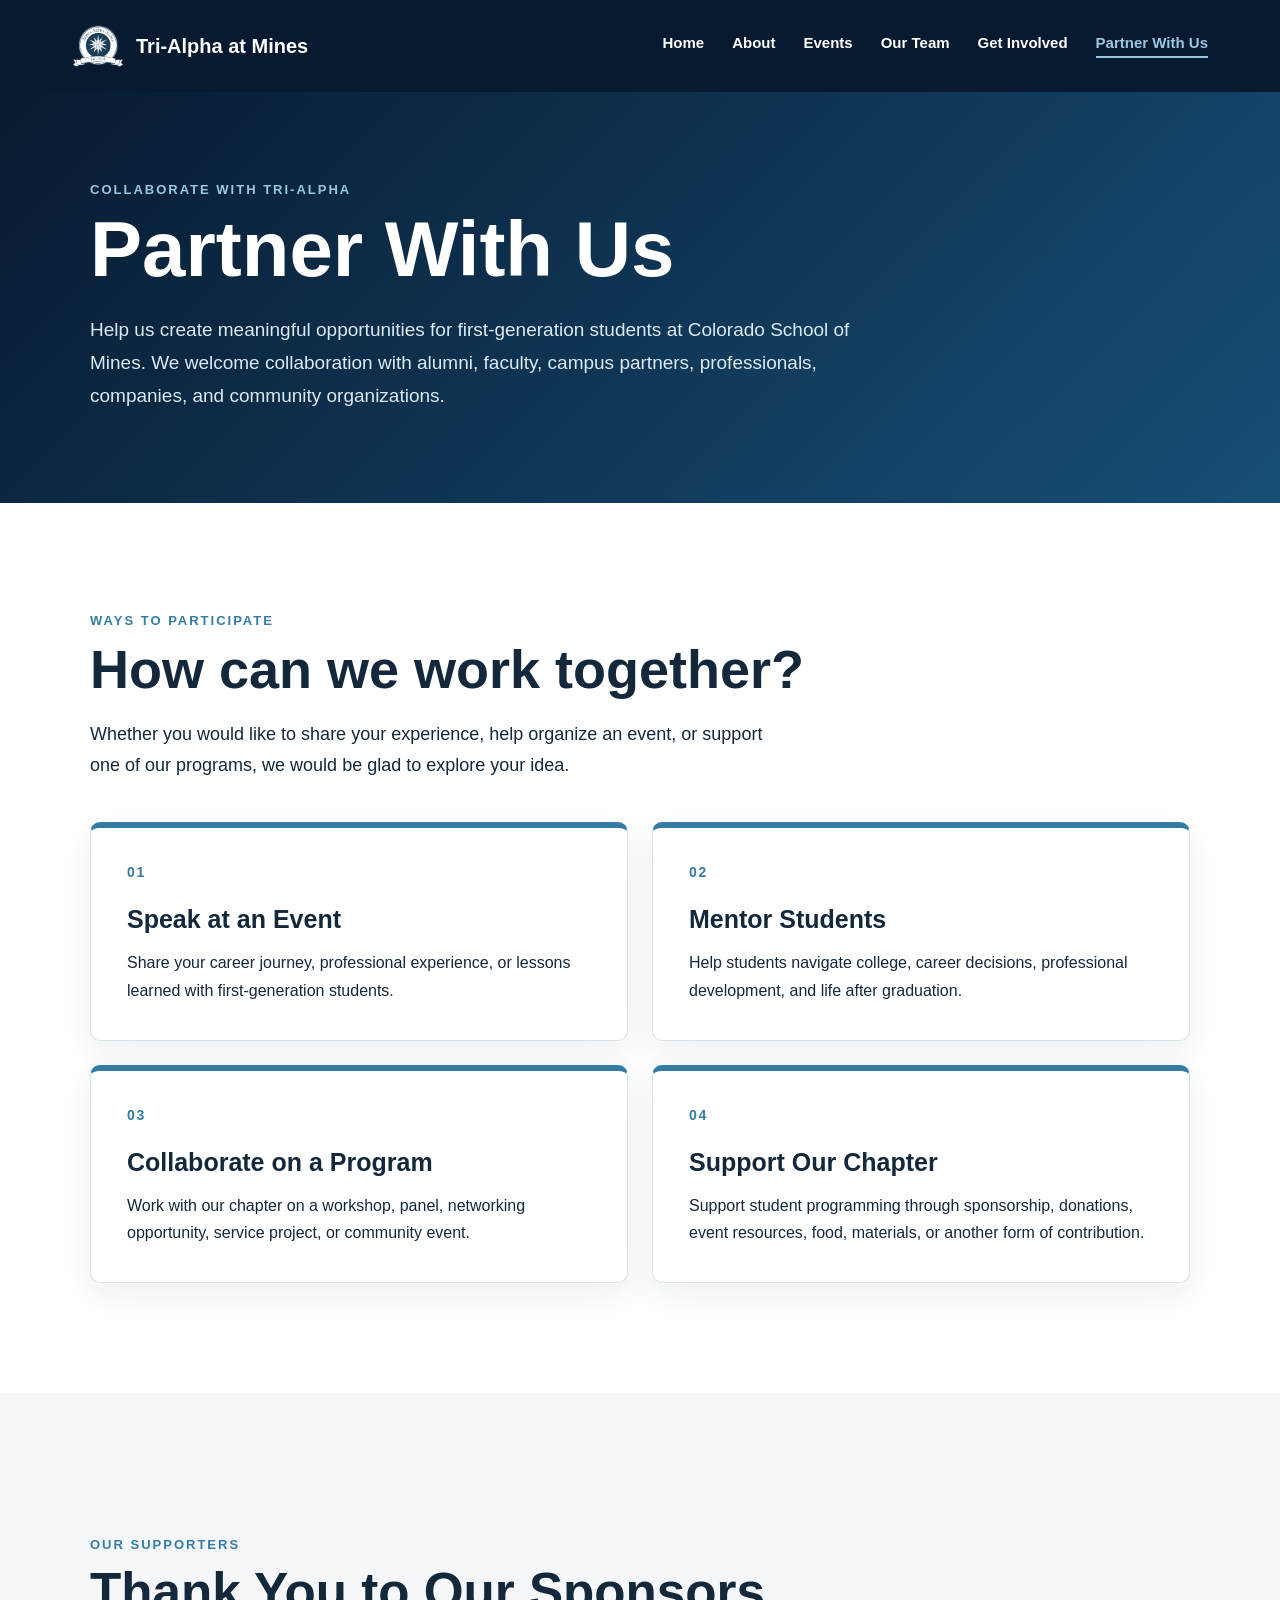
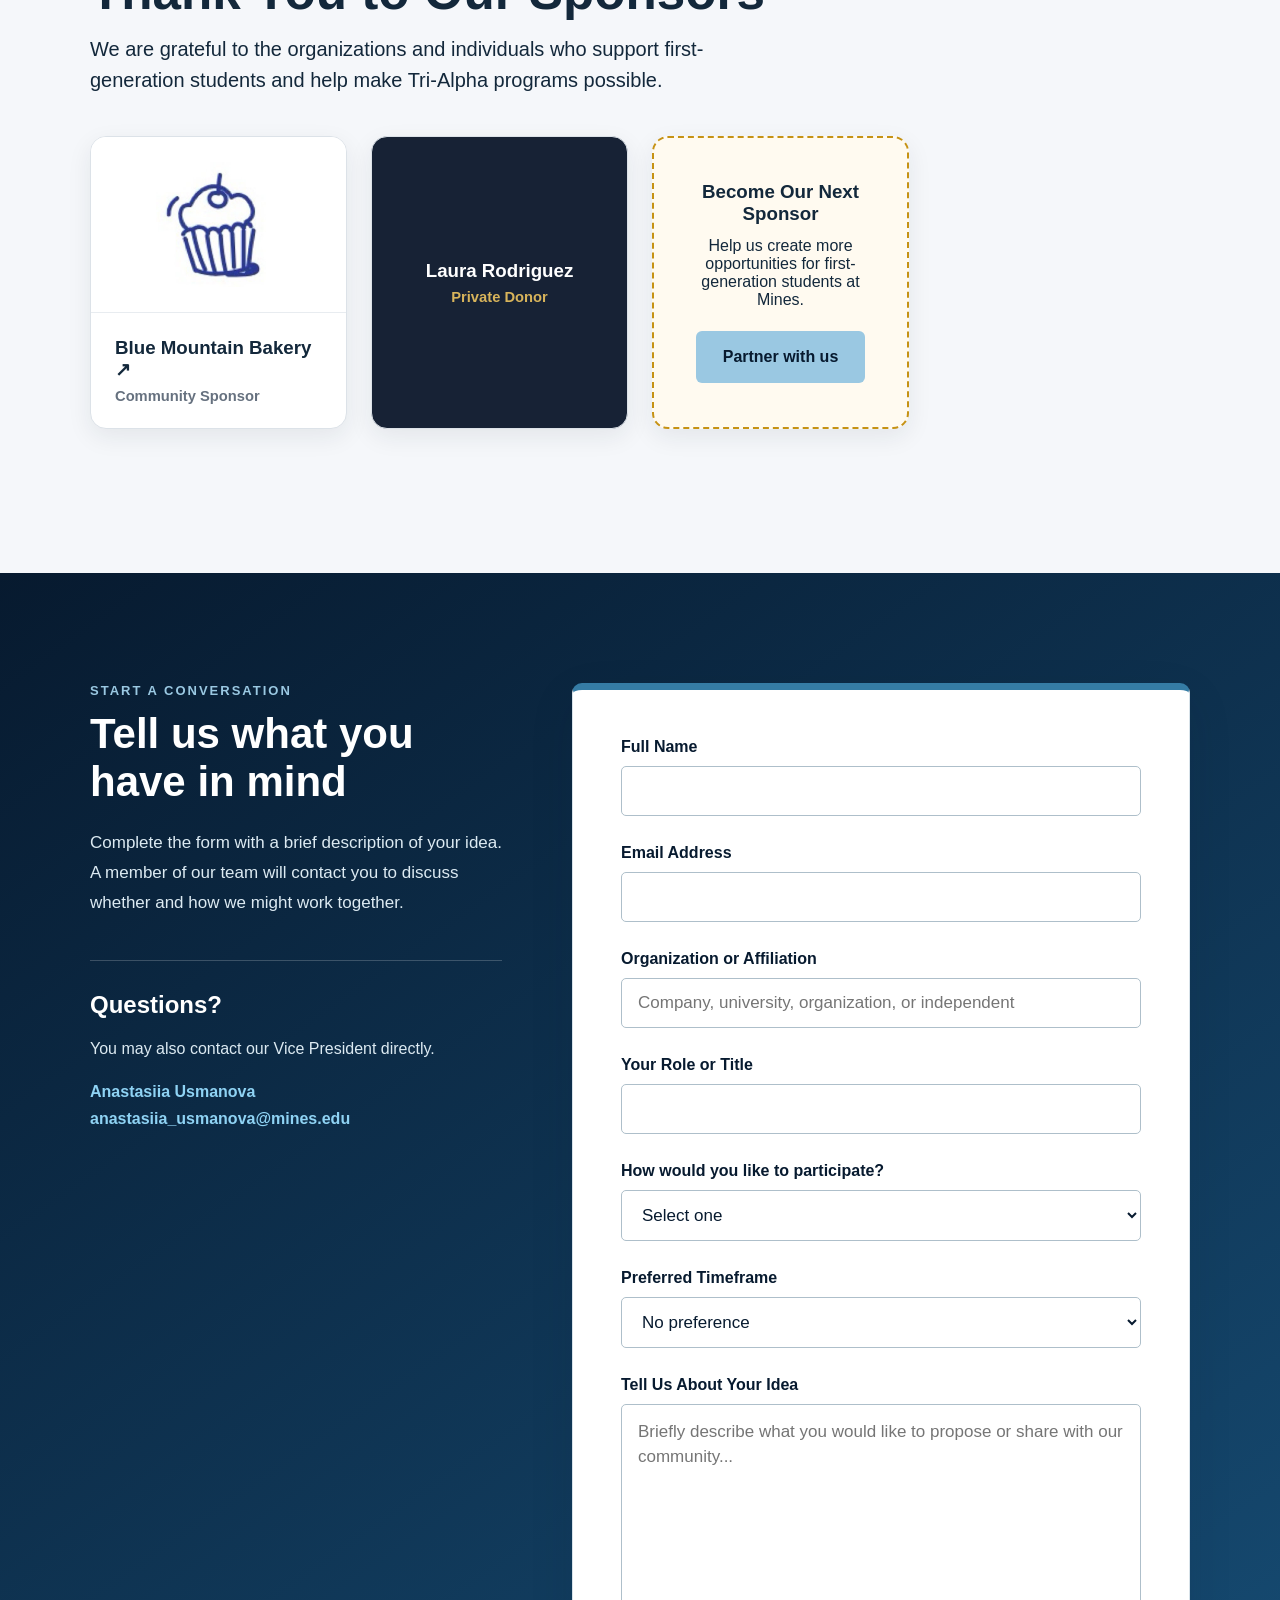
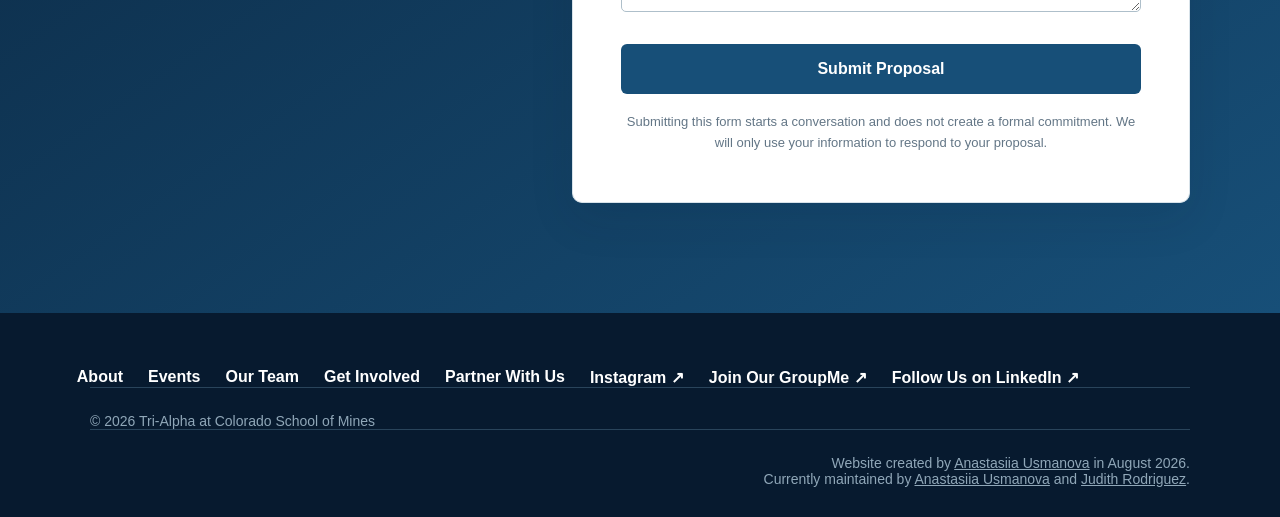
<file: partner/index.html>
<!DOCTYPE html>
<html lang="en">

<head>
    <meta charset="UTF-8">

    <meta
        name="viewport"
        content="width=device-width, initial-scale=1.0"
    >

    <title>
        Partner With Us | Tri-Alpha at Colorado School of Mines
    </title>

    <link rel="stylesheet" href="../style.css">

    <link
        rel="icon"
        type="image/png"
        href="../image/tri.alpha.logo.png"
    >

    <style>
        .sponsors-section {
            padding-top: 5rem;
            padding-bottom: 5rem;
            background: #f5f7fa;
        }

        .sponsors-heading {
            max-width: 700px;
            margin-bottom: 2.5rem;
        }

        .sponsors-heading h2 {
            margin-bottom: 0.8rem;
        }

        .sponsors-grid {
            display: grid;
            grid-template-columns: repeat(4, minmax(0, 1fr));
            gap: 1.5rem;
            align-items: stretch;
        }

        .sponsor-card {
            display: flex;
            min-height: 290px;
            flex-direction: column;
            overflow: hidden;
            border: 1px solid #dce2e8;
            border-radius: 16px;
            background: #ffffff;
            box-shadow: 0 8px 24px rgba(23, 34, 53, 0.08);
        }

        .sponsor-link {
            color: inherit;
            text-decoration: none;
            transition: transform 0.2s ease, box-shadow 0.2s ease;
        }

        .sponsor-link:hover {
            transform: translateY(-4px);
            box-shadow: 0 14px 30px rgba(23, 34, 53, 0.14);
        }

        .sponsor-logo-area {
            display: flex;
            min-height: 175px;
            align-items: center;
            justify-content: center;
            padding: 1.5rem;
            background: #ffffff;
        }

        .sponsor-logo-area img {
            width: 100%;
            height: 125px;
            object-fit: contain;
        }

        .sponsor-card-content {
            display: flex;
            flex: 1;
            flex-direction: column;
            justify-content: center;
            padding: 1.5rem;
            border-top: 1px solid #e8ecf0;
        }

        .sponsor-card-content h3 {
            margin: 0 0 0.45rem;
        }

        .sponsor-card-content p {
            margin: 0;
        }

        .sponsor-type {
            color: #66717f;
            font-size: 0.92rem;
            font-weight: 600;
        }

        .donor-card {
            justify-content: center;
            background: #172235;
            color: #ffffff;
        }

        .donor-card .sponsor-card-content {
            border-top: 0;
            text-align: center;
        }

        .donor-card .sponsor-type {
            color: #d8b45b;
        }

        .next-sponsor-card {
            justify-content: center;
            padding: 1.75rem;
            border: 2px dashed #c69214;
            background: #fffaf0;
            text-align: center;
        }

        .next-sponsor-card h3 {
            margin: 0 0 0.75rem;
        }

        .next-sponsor-card p {
            margin: 0 0 1.4rem;
        }

        .next-sponsor-card .button {
            align-self: center;
        }

        @media (max-width: 1000px) {
            .sponsors-grid {
                grid-template-columns: repeat(2, minmax(0, 1fr));
            }
        }

        @media (max-width: 600px) {
            .sponsors-section {
                padding-top: 3.5rem;
                padding-bottom: 3.5rem;
            }

            .sponsors-grid {
                grid-template-columns: 1fr;
            }
        }
    </style>
</head>

<body>

    <!-- Navigation -->

    <header class="page-header">

        <nav class="navbar">

            <a class="logo" href="../">

                <img
                    src="../image/tri.alpha.logo.png"
                    alt="Tri-Alpha logo"
                >

                <span>Tri-Alpha at Mines</span>

            </a>

            <div class="nav-links">

                <a href="../">Home</a>
                <a href="../about/">About</a>
                <a href="../events/">Events</a>
                <a href="../team/">Our Team</a>
                <a href="../contact/">Get Involved</a>

                <a
                    class="active-nav-link"
                    href="../partner/"
                >
                    Partner With Us
                </a>

            </div>

        </nav>

    </header>


    <main>

        <!-- Page introduction -->

        <section class="partner-intro-section">

            <div class="section partner-intro-content">

                <p class="section-label light-label">
                    Collaborate With Tri-Alpha
                </p>

                <h1>Partner With Us</h1>

                <p>
                    Help us create meaningful opportunities for
                    first-generation students at Colorado School of Mines.
                    We welcome collaboration with alumni, faculty, campus
                    partners, professionals, companies, and community
                    organizations.
                </p>

            </div>

        </section>


        <!-- Ways to partner -->

        <section class="section partnership-options-section">

            <div class="section-heading">

                <p class="section-label">
                    Ways to Participate
                </p>

                <h2>How can we work together?</h2>

                <p>
                    Whether you would like to share your experience, help
                    organize an event, or support one of our programs, we
                    would be glad to explore your idea.
                </p>

            </div>


            <div class="partnership-options-grid">

                <article class="partnership-option-card">

                    <span class="partnership-option-number">
                        01
                    </span>

                    <h3>Speak at an Event</h3>

                    <p>
                        Share your career journey, professional experience,
                        or lessons learned with first-generation students.
                    </p>

                </article>


                <article class="partnership-option-card">

                    <span class="partnership-option-number">
                        02
                    </span>

                    <h3>Mentor Students</h3>

                    <p>
                        Help students navigate college, career decisions,
                        professional development, and life after graduation.
                    </p>

                </article>


                <article class="partnership-option-card">

                    <span class="partnership-option-number">
                        03
                    </span>

                    <h3>Collaborate on a Program</h3>

                    <p>
                        Work with our chapter on a workshop, panel,
                        networking opportunity, service project, or
                        community event.
                    </p>

                </article>


                <article class="partnership-option-card">

                    <span class="partnership-option-number">
                        04
                    </span>

                    <h3>Support Our Chapter</h3>

                    <p>
                        Support student programming through sponsorship,
                        donations, event resources, food, materials, or
                        another form of contribution.
                    </p>

                </article>

            </div>

        </section>


        <!-- Sponsors -->

        <section class="sponsors-section">

            <div class="section">

                <div class="sponsors-heading">

                    <p class="section-label">
                        Our Supporters
                    </p>

                    <h2>Thank You to Our Sponsors</h2>

                    <p>
                        We are grateful to the organizations and individuals
                        who support first-generation students and help make
                        Tri-Alpha programs possible.
                    </p>

                </div>


                <div class="sponsors-grid">

                    <a
                        class="sponsor-card sponsor-link"
                        href="https://bakesy.shop/b/blue-mountain-bakery"
                        target="_blank"
                        rel="noopener noreferrer"
                    >

                        <div class="sponsor-logo-area">

                            <img
                                src="../image/bluemon.jpg"
                                alt="Blue Mountain Bakery logo"
                            >

                        </div>

                        <div class="sponsor-card-content">

                            <h3>Blue Mountain Bakery ↗</h3>

                            <p class="sponsor-type">
                                Community Sponsor
                            </p>

                        </div>

                    </a>


                    <article class="sponsor-card donor-card">

                        <div class="sponsor-card-content">

                            <h3>Laura Rodriguez</h3>

                            <p class="sponsor-type">
                                Private Donor
                            </p>

                        </div>

                    </article>


                    <article class="sponsor-card next-sponsor-card">

                        <h3>Become Our Next Sponsor</h3>

                        <p>
                            Help us create more opportunities for
                            first-generation students at Mines.
                        </p>

                        <a
                            class="button primary-button"
                            href="#partner-form"
                        >
                            Partner with us
                        </a>

                    </article>

                </div>

            </div>

        </section>


        <!-- Partnership form -->

        <section
            class="partner-form-section"
            id="partner-form"
        >

            <div class="section partner-form-layout">

                <div class="partner-form-introduction">

                    <p class="section-label light-label">
                        Start a Conversation
                    </p>

                    <h2>Tell us what you have in mind</h2>

                    <p>
                        Complete the form with a brief description of your
                        idea. A member of our team will contact you to discuss
                        whether and how we might work together.
                    </p>


                    <div class="partner-contact-details">

                        <h3>Questions?</h3>

                        <p>
                            You may also contact our Vice President directly.
                        </p>

                        <p class="contact-email">
                            Anastasiia Usmanova<br>
                            anastasiia_usmanova@mines.edu
                        </p>

                    </div>

                </div>


                <div class="contact-form-card">

                    <form
                        id="contact-form"
                        action="https://script.google.com/macros/s/AKfycbySRzDmOWxuGl-v3PY49LXUonTHR9yy1BzKMMJyxmJGM6KiBrH6A8nYicTz_9w2eVPX4g/exec"
                        method="POST"
                        target="contact-response"
                    >

                        <input
                            type="hidden"
                            name="formType"
                            value="partner"
                        >


                        <div class="form-field">

                            <label for="partner-name">
                                Full Name
                            </label>

                            <input
                                id="partner-name"
                                name="fullName"
                                type="text"
                                autocomplete="name"
                                required
                            >

                        </div>


                        <div class="form-field">

                            <label for="partner-email">
                                Email Address
                            </label>

                            <input
                                id="partner-email"
                                name="email"
                                type="email"
                                autocomplete="email"
                                required
                            >

                        </div>


                        <div class="form-field">

                            <label for="partner-organization">
                                Organization or Affiliation
                            </label>

                            <input
                                id="partner-organization"
                                name="organization"
                                type="text"
                                autocomplete="organization"
                                placeholder="Company, university, organization, or independent"
                            >

                        </div>


                        <div class="form-field">

                            <label for="partner-role">
                                Your Role or Title
                            </label>

                            <input
                                id="partner-role"
                                name="role"
                                type="text"
                                autocomplete="organization-title"
                            >

                        </div>


                        <div class="form-field">

                            <label for="partnership-type">
                                How would you like to participate?
                            </label>

                            <select
                                id="partnership-type"
                                name="topic"
                                required
                            >

                                <option value="" selected disabled>
                                    Select one
                                </option>

                                <option value="Guest speaker">
                                    Speak at an event
                                </option>

                                <option value="Mentoring">
                                    Mentor students
                                </option>

                                <option value="Event collaboration">
                                    Collaborate on a program or event
                                </option>

                                <option value="Sponsorship or donation">
                                    Sponsorship or donation
                                </option>

                                <option value="Other partnership">
                                    Other idea
                                </option>

                            </select>

                        </div>


                        <div class="form-field">

                            <label for="partner-timeframe">
                                Preferred Timeframe
                            </label>

                            <select
                                id="partner-timeframe"
                                name="timeframe"
                            >

                                <option value="" selected>
                                    No preference
                                </option>

                                <option value="Fall 2026">
                                    Fall 2026
                                </option>

                                <option value="Spring 2027">
                                    Spring 2027
                                </option>

                                <option value="Future semester">
                                    A future semester
                                </option>

                                <option value="Flexible">
                                    Flexible
                                </option>

                            </select>

                        </div>


                        <div class="form-field">

                            <label for="partner-message">
                                Tell Us About Your Idea
                            </label>

                            <textarea
                                id="partner-message"
                                name="message"
                                rows="7"
                                placeholder="Briefly describe what you would like to propose or share with our community..."
                                required
                            ></textarea>

                        </div>


                        <button
                            class="button contact-submit-button"
                            type="submit"
                        >
                            Submit Proposal
                        </button>


                        <p class="form-privacy-note">
                            Submitting this form starts a conversation and
                            does not create a formal commitment. We will only
                            use your information to respond to your proposal.
                        </p>

                    </form>


                    <!-- Success message -->

                    <div
                        class="contact-success"
                        id="contact-success"
                        hidden
                    >

                        <div class="success-icon">✓</div>

                        <h2>Proposal received!</h2>

                        <p>
                            Thank you for your interest in working with
                            Tri-Alpha. We received your proposal and will
                            get back to you soon.
                        </p>

                        <a
                            class="button primary-button"
                            href="../events/"
                        >
                            Return to Events
                        </a>

                    </div>

                </div>

            </div>

        </section>

    </main>


    <!-- Hidden form response -->

    <iframe
        name="contact-response"
        id="contact-response"
        title="Partnership form response"
        hidden
    ></iframe>


    <!-- Footer -->

    <footer>

        <div class="footer-links">

            <a href="../about/">About</a>
            <a href="../events/">Events</a>
            <a href="../team/">Our Team</a>
            <a href="../contact/">Get Involved</a>
            <a href="../partner/">Partner With Us</a>

            <a
                href="https://www.instagram.com/minestrialpha/"
                target="_blank"
                rel="noopener noreferrer"
            >
                Instagram ↗
            </a>

            <a
                href="https://groupme.com/join_group/110721965/QVAlwVsL"
                target="_blank"
                rel="noopener noreferrer"
            >
                Join Our GroupMe ↗
            </a>

            <a
                href="https://www.linkedin.com/company/tri-alpha-honor-society-colorado-school-of-mines/"
                target="_blank"
                rel="noopener noreferrer"
            >
                Follow Us on LinkedIn ↗
            </a>

        </div>


        <p class="copyright">
            © 2026 Tri-Alpha at Colorado School of Mines
        </p>

        <p class="copyright" style="text-align: right;">
             Website created by <a href="https://ausmanova.com" target="_blank">Anastasiia Usmanova</a> in August 2026.<br>
            Currently maintained by <a href="https://ausmanova.com" target="_blank">Anastasiia Usmanova</a> and <a href="https://www.linkedin.com/in/judinitzia/" target="_blank">Judith Rodriguez</a>.
        </p>

    </footer>


    <script src="../contact.js"></script>

</body>

</html>
</file>
<file: style.css>
/* Color palette */

:root {
    --dark-navy: #071a2f;
    --navy: #0d2d4f;
    --mines-blue: #174f78;
    --medium-blue: #357ca5;
    --light-blue: #9ac8e2;
    --pale-blue: #eaf3f8;
    --cool-gray: #f4f7f9;
    --dark-text: #13283b;
    --white: #ffffff;
}


/* General styles */

* {
    box-sizing: border-box;
}

html {
    scroll-behavior: smooth;
}

body {
    margin: 0;
    font-family: Arial, Helvetica, sans-serif;
    color: var(--dark-text);
    background-color: var(--white);
}

a {
    color: inherit;
}

.section {
    width: min(1100px, 88%);
    margin: 0 auto;
    padding: 100px 0;
}

.section-label {
    margin: 0 0 12px;
    color: var(--medium-blue);
    font-size: 13px;
    font-weight: bold;
    letter-spacing: 2px;
    text-transform: uppercase;
}

.section-heading {
    margin-bottom: 42px;
}

.section-heading h2 {
    max-width: 760px;
    margin: 0;
    font-size: clamp(34px, 5vw, 54px);
    line-height: 1.1;
}

.section-heading > p:not(.section-label) {
    max-width: 700px;
    margin-top: 20px;
    font-size: 18px;
    line-height: 1.7;
}


/* Hero */

.hero {
    min-height: 100vh;
    color: var(--white);

    background:
        linear-gradient(
            110deg,
            rgba(7, 26, 47, 0.96) 0%,
            rgba(13, 45, 79, 0.88) 55%,
            rgba(23, 79, 120, 0.70) 100%
        ),
        url("image/mainpic.jpg");

    background-size: cover;
    background-position: center;
}


/* Navigation */

.navbar {
    width: min(1200px, 90%);
    margin: 0 auto;
    padding: 28px 0;

    display: flex;
    justify-content: space-between;
    align-items: center;
}

.logo {
    font-size: 20px;
    font-weight: bold;
    text-decoration: none;
}

.nav-links {
    display: flex;
    gap: 28px;
}

.nav-links a {
    padding-bottom: 5px;
    border-bottom: 2px solid transparent;

    font-size: 15px;
    font-weight: bold;
    text-decoration: none;
}

.nav-links a:hover {
    color: var(--light-blue);
    border-bottom-color: var(--light-blue);
}


/* Hero content */

.hero-content {
    width: min(1000px, 88%);
    margin: 0 auto;
    padding: 120px 0 150px;
}

.eyebrow {
    margin: 0 0 18px;
    color: var(--light-blue);
    font-size: 14px;
    font-weight: bold;
    letter-spacing: 2.5px;
    text-transform: uppercase;
}

.hero h1 {
    margin: 0;
    font-size: clamp(70px, 11vw, 130px);
    line-height: 0.9;
}

.hero h2 {
    max-width: 790px;
    margin: 28px 0 20px;
    font-size: clamp(28px, 4vw, 45px);
    line-height: 1.15;
}

.hero-description {
    max-width: 680px;
    margin: 0 0 38px;
    color: #e1edf4;
    font-size: 19px;
    line-height: 1.65;
}


/* Buttons */

.hero-buttons {
    display: flex;
    gap: 15px;
    flex-wrap: wrap;
}

.button {
    display: inline-block;
    padding: 15px 25px;
    border: 2px solid transparent;
    border-radius: 6px;

    font-weight: bold;
    text-decoration: none;

    transition:
        background-color 0.2s,
        color 0.2s,
        border-color 0.2s,
        transform 0.2s;
}

.button:hover {
    transform: translateY(-2px);
}

.primary-button {
    color: var(--dark-navy);
    background-color: var(--light-blue);
}

.primary-button:hover {
    background-color: var(--white);
}

.secondary-button {
    color: var(--white);
    border-color: var(--light-blue);
    background-color: transparent;
}

.secondary-button:hover {
    color: var(--dark-navy);
    background-color: var(--light-blue);
}

.outline-button {
    margin-top: 18px;
    color: var(--white);
    border-color: var(--light-blue);
}

.outline-button:hover {
    color: var(--dark-navy);
    background-color: var(--light-blue);
}


/* Next event */

.event-section {
    padding-top: 110px;
    padding-bottom: 110px;
}

.event-card {
    display: grid;
    grid-template-columns: 130px 1fr;
    gap: 45px;

    padding: 45px;
    border-left: 7px solid var(--medium-blue);
    border-radius: 8px;

    background-color: var(--pale-blue);
}

.event-date {
    min-height: 130px;
    padding: 18px;

    display: flex;
    flex-direction: column;
    justify-content: center;
    align-items: center;

    color: var(--white);
    border-radius: 6px;
    background-color: var(--navy);
}

.event-month {
    color: var(--light-blue);
    font-size: 15px;
    font-weight: bold;
    letter-spacing: 2px;
}

.event-day {
    font-size: 54px;
    font-weight: bold;
    line-height: 1;
}

.event-information h3 {
    margin: 7px 0 12px;
    font-size: 30px;
}

.event-information > p {
    max-width: 700px;
    line-height: 1.65;
}

.event-type {
    margin: 0;
    color: var(--medium-blue);
    font-weight: bold;
}

.event-details {
    font-weight: bold;
}

.text-link {
    display: inline-block;
    margin-top: 12px;

    color: var(--mines-blue);
    font-weight: bold;
    text-decoration: none;
}

.text-link:hover {
    text-decoration: underline;
}


/* About preview */

.about-preview {
    padding: 110px 6%;
    color: var(--white);

    background:
        linear-gradient(
            120deg,
            var(--dark-navy),
            var(--mines-blue)
        );
}

.about-preview-content {
    width: min(1100px, 100%);
    margin: 0 auto;
}

.light-label {
    color: var(--light-blue);
}

.about-preview h2 {
    max-width: 800px;
    margin: 0 0 25px;
    font-size: clamp(38px, 6vw, 62px);
    line-height: 1.1;
}

.about-preview p:not(.section-label) {
    max-width: 760px;
    color: #dceaf2;
    font-size: 19px;
    line-height: 1.75;
}


/* Gallery preview */

.gallery-preview {
    padding-top: 110px;
    padding-bottom: 110px;
}

.photo-grid {
    margin-bottom: 26px;

    display: grid;
    grid-template-columns: 1.3fr 1fr 1fr;
    gap: 18px;
}

.photo-placeholder {
    min-height: 330px;
    padding: 24px;

    display: flex;
    align-items: flex-end;

    color: var(--white);
    border-radius: 8px;
    overflow: hidden;

    font-size: 17px;
    font-weight: bold;
}

.photo-one {
    background:
        linear-gradient(
            145deg,
            var(--navy),
            var(--medium-blue)
        );
}

.photo-two {
    background:
        linear-gradient(
            145deg,
            var(--mines-blue),
            #5a9bbc
        );
}

.photo-three {
    background:
        linear-gradient(
            145deg,
            #1b3f5c,
            var(--light-blue)
        );
}


/* Link cards */

.explore-section {
    background-color: var(--cool-gray);
}

.explore-content {
    padding-top: 110px;
    padding-bottom: 110px;
}

.link-card-grid {
    display: grid;
    grid-template-columns: repeat(3, 1fr);
    gap: 22px;
}

.link-card {
    min-height: 320px;
    padding: 32px;

    display: flex;
    flex-direction: column;

    border: 1px solid #d7e2e9;
    border-radius: 8px;
    background-color: var(--white);

    text-decoration: none;

    transition:
        transform 0.2s,
        box-shadow 0.2s,
        border-color 0.2s;
}

.link-card:hover {
    transform: translateY(-6px);
    border-color: var(--medium-blue);
    box-shadow: 0 16px 35px rgba(7, 26, 47, 0.12);
}

.card-number {
    color: var(--medium-blue);
    font-size: 14px;
    font-weight: bold;
    letter-spacing: 2px;
}

.link-card h3 {
    margin: 28px 0 15px;
    font-size: 27px;
}

.link-card p {
    margin: 0 0 25px;
    color: #4f6272;
    line-height: 1.65;
}

.card-link {
    margin-top: auto;
    color: var(--mines-blue);
    font-weight: bold;
}


/* Footer */

footer {
    padding: 55px 6% 30px;
    color: var(--white);
    background-color: var(--dark-navy);
}

.footer-content {
    width: min(1100px, 100%);
    margin: 0 auto 45px;

    display: flex;
    justify-content: space-between;
    gap: 40px;
}

.footer-content h2 {
    margin: 0 0 10px;
}

.footer-content p {
    margin: 0;
    color: #bdceda;
}

.footer-links {
    display: flex;
    gap: 25px;
    flex-wrap: wrap;
}

.footer-links a {
    font-weight: bold;
    text-decoration: none;
}

.footer-links a:hover {
    color: var(--light-blue);
}

.copyright {
    width: min(1100px, 100%);
    margin: 0 auto;
    padding-top: 25px;

    color: #90a7b8;
    border-top: 1px solid #29445b;

    font-size: 14px;
}


/* Tablet */

@media (max-width: 900px) {

    .nav-links {
        gap: 16px;
    }

    .nav-links a {
        font-size: 13px;
    }

    .photo-grid {
        grid-template-columns: 1fr 1fr;
    }

    .photo-one {
        grid-column: 1 / -1;
    }

    .link-card-grid {
        grid-template-columns: 1fr;
    }

    .link-card {
        min-height: 250px;
    }
}


/* Phone */

@media (max-width: 700px) {

    .section {
        width: 88%;
        padding: 75px 0;
    }

    .navbar {
        padding: 22px 0;
    }

    .nav-links {
        display: none;
    }

    .hero {
        min-height: auto;
    }

    .hero-content {
        padding: 85px 0 105px;
    }

    .hero h1 {
        font-size: 66px;
    }

    .hero h2 {
        font-size: 29px;
    }

    .hero-description {
        font-size: 17px;
    }

    .hero-buttons {
        flex-direction: column;
    }

    .hero-buttons .button {
        width: 100%;
        text-align: center;
    }

    .event-card {
        grid-template-columns: 1fr;
        gap: 25px;
        padding: 28px;
    }

    .event-date {
        width: 105px;
        min-height: 105px;
    }

    .event-day {
        font-size: 44px;
    }

    .about-preview {
        padding: 80px 6%;
    }

    .photo-grid {
        grid-template-columns: 1fr;
    }

    .photo-one {
        grid-column: auto;
    }

    .photo-placeholder {
        min-height: 260px;
    }

    .explore-content {
        width: 88%;
    }

    .link-card {
        min-height: 280px;
    }

    .footer-content {
        flex-direction: column;
    }

    .footer-links {
        flex-direction: column;
        gap: 14px;
    }
}
/* Interior page header */

.page-header {
    color: var(--white);

    background:
        linear-gradient(
            110deg,
            var(--dark-navy),
            var(--navy) 60%,
            var(--mines-blue)
        );
}

.page-header-content {
    width: min(1100px, 88%);
    margin: 0 auto;
    padding: 95px 0 105px;
}

.page-header-content h1 {
    margin: 0 0 24px;

    font-size: clamp(58px, 9vw, 100px);
    line-height: 0.95;
}

.page-header-content > p:not(.eyebrow) {
    max-width: 760px;
    margin: 0;

    color: #dceaf2;

    font-size: 19px;
    line-height: 1.7;
}

.active-nav-link {
    color: var(--light-blue);
    border-bottom-color: var(--light-blue) !important;
}


/* Events page */

.events-page-section {
    padding-top: 110px;
    padding-bottom: 110px;
}

.events-list {
    display: grid;
    gap: 28px;
}

.full-event-card {
    display: grid;
    grid-template-columns: 130px 1fr;
    gap: 45px;

    padding: 45px;

    border: 1px solid #d7e2e9;
    border-left: 7px solid var(--medium-blue);
    border-radius: 8px;

    background-color: var(--white);

    box-shadow: 0 10px 30px rgba(7, 26, 47, 0.07);
}

.full-event-card .event-information h3 {
    margin: 7px 0 12px;

    font-size: clamp(27px, 4vw, 36px);
}

.full-event-card .event-information > p {
    max-width: 760px;

    line-height: 1.7;
}

.event-actions {
    display: flex;
    align-items: center;
    gap: 22px;
    flex-wrap: wrap;

    margin-top: 20px;
}

.event-register-button {
    margin-top: 20px;

    color: var(--white);
    background-color: var(--mines-blue);
}

.event-register-button:hover {
    background-color: var(--dark-navy);
}

.event-actions .event-register-button {
    margin-top: 12px;
}

.past-events-section {
    background-color: var(--cool-gray);
}

.past-events-section .full-event-card {
    box-shadow: none;
}

.no-events-message {
    padding: 42px;

    border: 1px solid #d7e2e9;
    border-radius: 8px;

    background-color: var(--pale-blue);
}

.no-events-message h3 {
    margin: 0 0 12px;

    font-size: 27px;
}

.no-events-message p {
    margin: 0;

    line-height: 1.7;
}


/* Events mailing-list section */

.events-mailing-list {
    padding: 90px 6%;

    color: var(--white);

    background:
        linear-gradient(
            120deg,
            var(--dark-navy),
            var(--mines-blue)
        );
}

.events-mailing-list-content {
    width: min(1100px, 100%);
    margin: 0 auto;

    display: flex;
    justify-content: space-between;
    align-items: center;
    gap: 50px;
}

.events-mailing-list-content h2 {
    max-width: 720px;
    margin: 0 0 18px;

    font-size: clamp(34px, 5vw, 54px);
    line-height: 1.1;
}

.events-mailing-list-content p:not(.section-label) {
    max-width: 720px;
    margin: 0;

    color: #dceaf2;

    font-size: 18px;
    line-height: 1.7;
}

.events-mailing-list-content .button {
    flex-shrink: 0;
}


/* Events page on phones */

@media (max-width: 700px) {

    .page-header-content {
        padding: 70px 0 80px;
    }

    .page-header-content h1 {
        font-size: 60px;
    }

    .page-header-content > p:not(.eyebrow) {
        font-size: 17px;
    }

    .full-event-card {
        grid-template-columns: 1fr;
        gap: 25px;

        padding: 28px;
    }

    .full-event-card .event-date {
        width: 105px;
        min-height: 105px;
    }

    .event-actions {
        align-items: flex-start;
        flex-direction: column;
        gap: 8px;
    }

    .event-register-button {
        width: 100%;

        text-align: center;
    }

    .events-mailing-list {
        padding: 75px 6%;
    }

    .events-mailing-list-content {
        align-items: flex-start;
        flex-direction: column;
    }

    .events-mailing-list-content .button {
        width: 100%;

        text-align: center;
    }
}

/* Event registration page */

.registration-section {
    padding-top: 110px;
    padding-bottom: 120px;

    background-color: var(--cool-gray);
}

.registration-layout {
    display: grid;
    grid-template-columns: minmax(0, 0.85fr) minmax(480px, 1.15fr);
    gap: 80px;
    align-items: start;
}

.registration-introduction {
    padding-top: 35px;
}

.registration-introduction h2 {
    margin: 8px 0 22px;

    color: var(--dark-navy);

    font-size: clamp(38px, 5vw, 58px);
    line-height: 1.08;
}

.registration-introduction > p:not(.section-label) {
    max-width: 520px;
    margin-bottom: 28px;

    color: #425466;

    font-size: 18px;
    line-height: 1.75;
}

.registration-card {
    padding: 48px;

    border: 1px solid #d7e2e9;
    border-top: 7px solid var(--medium-blue);
    border-radius: 10px;

    background-color: var(--white);

    box-shadow: 0 16px 45px rgba(7, 26, 47, 0.1);
}

.form-field {
    margin: 0 0 28px;
    padding: 0;

    border: 0;
}

.form-field label,
.form-field legend {
    display: block;

    margin-bottom: 10px;

    color: var(--dark-navy);

    font-size: 16px;
    font-weight: 700;
}

.form-field input[type="text"],
.form-field input[type="email"] {
    box-sizing: border-box;
    width: 100%;
    padding: 14px 16px;

    color: var(--dark-navy);

    border: 1px solid #aebfca;
    border-radius: 5px;

    background-color: var(--white);

    font: inherit;
    font-size: 17px;
}

.form-field input[type="text"]:focus,
.form-field input[type="email"]:focus {
    border-color: var(--medium-blue);
    outline: 3px solid rgba(0, 119, 182, 0.18);
}

.radio-option,
.checkbox-option {
    display: flex;
    align-items: flex-start;
    gap: 12px;

    color: #32475a;

    cursor: pointer;
}

.radio-option {
    margin: 13px 0;
}

.checkbox-option {
    margin: 5px 0 30px;

    font-size: 15px;
    line-height: 1.6;
}

.radio-option input,
.checkbox-option input {
    width: 19px;
    height: 19px;
    margin: 2px 0 0;

    flex-shrink: 0;

    accent-color: var(--mines-blue);
}

.registration-submit-button {
    width: 100%;
    padding: 16px 24px;

    color: var(--white);
    border: 0;

    background-color: var(--mines-blue);

    font: inherit;
    font-weight: 700;

    cursor: pointer;
}

.registration-submit-button:hover {
    background-color: var(--dark-navy);
}

.registration-submit-button:disabled {
    cursor: wait;
    opacity: 0.7;
}

.form-privacy-note {
    margin: 18px 0 0;

    color: #637686;

    font-size: 13px;
    line-height: 1.6;
    text-align: center;
}

.registration-success {
    padding: 25px 0;

    text-align: center;
}

.success-icon {
    display: grid;
    place-items: center;

    width: 70px;
    height: 70px;
    margin: 0 auto 24px;

    color: var(--white);
    border-radius: 50%;

    background-color: var(--medium-blue);

    font-size: 38px;
    font-weight: 700;
}

.registration-success h2 {
    margin: 0 0 15px;

    color: var(--dark-navy);

    font-size: 38px;
}

.registration-success p {
    max-width: 500px;
    margin: 0 auto 28px;

    color: #425466;

    line-height: 1.7;
}


/* Registration page on phones */

@media (max-width: 850px) {

    .registration-layout {
        grid-template-columns: 1fr;
        gap: 45px;
    }

    .registration-introduction {
        padding-top: 0;
    }
}


@media (max-width: 600px) {

    .registration-section {
        padding-top: 70px;
        padding-bottom: 80px;
    }

    .registration-card {
        padding: 30px 22px;
    }
}

/* Fix registration page width and spacing */

.registration-section {
    box-sizing: border-box;
    width: 100%;
    max-width: none;
    margin: 0;
    padding-left: 32px;
    padding-right: 32px;
}

.registration-layout {
    width: 100%;
    max-width: 1100px;
    margin-left: auto;
    margin-right: auto;
}

/* Contact page */

.contact-section {
    box-sizing: border-box;
    width: 100%;
    max-width: none;
    margin: 0;
    padding: 110px 32px 120px;

    background-color: var(--cool-gray);
}

.contact-layout {
    display: grid;
    grid-template-columns:
        minmax(0, 0.85fr)
        minmax(480px, 1.15fr);

    width: 100%;
    max-width: 1100px;
    margin: 0 auto;
    gap: 80px;
    align-items: start;
}

.contact-introduction {
    padding-top: 35px;
}

.contact-introduction h1 {
    margin: 8px 0 22px;

    color: var(--dark-navy);

    font-size: clamp(38px, 5vw, 58px);
    line-height: 1.08;
}

.contact-introduction > p:not(.section-label) {
    max-width: 520px;
    margin-bottom: 35px;

    color: #425466;

    font-size: 18px;
    line-height: 1.75;
}

.contact-details {
    padding-top: 28px;

    border-top: 1px solid #c9d6de;
}

.contact-details h2 {
    margin: 0 0 16px;

    color: var(--dark-navy);

    font-size: 25px;
}

.contact-details p {
    margin: 0 0 16px;

    color: #425466;

    line-height: 1.65;
}

.contact-email {
    color: var(--mines-blue) !important;

    font-weight: 700;
    overflow-wrap: anywhere;
}

.contact-form-card {
    padding: 48px;

    border: 1px solid #d7e2e9;
    border-top: 7px solid var(--medium-blue);
    border-radius: 10px;

    background-color: var(--white);

    box-shadow: 0 16px 45px rgba(7, 26, 47, 0.1);
}

.contact-form-card .form-field {
    margin: 0 0 28px;
}

.contact-form-card label {
    display: block;

    margin-bottom: 10px;

    color: var(--dark-navy);

    font-size: 16px;
    font-weight: 700;
}

.contact-form-card input,
.contact-form-card select,
.contact-form-card textarea {
    box-sizing: border-box;
    width: 100%;
    padding: 14px 16px;

    color: var(--dark-navy);
    border: 1px solid #aebfca;
    border-radius: 5px;

    background-color: var(--white);

    font: inherit;
    font-size: 17px;
}

.contact-form-card select {
    cursor: pointer;
}

.contact-form-card textarea {
    min-height: 150px;

    line-height: 1.5;
    resize: vertical;
}

.contact-form-card input:focus,
.contact-form-card select:focus,
.contact-form-card textarea:focus {
    border-color: var(--medium-blue);
    outline: 3px solid rgba(0, 119, 182, 0.18);
}

.contact-submit-button {
    width: 100%;
    padding: 16px 24px;

    color: var(--white);
    border: 0;

    background-color: var(--mines-blue);

    font: inherit;
    font-weight: 700;

    cursor: pointer;
}

.contact-submit-button:hover {
    background-color: var(--dark-navy);
}

.contact-submit-button:disabled {
    cursor: wait;
    opacity: 0.7;
}

.contact-success {
    padding: 25px 0;

    text-align: center;
}

.contact-success h2 {
    margin: 0 0 15px;

    color: var(--dark-navy);

    font-size: 38px;
}

.contact-success p {
    max-width: 500px;
    margin: 0 auto 28px;

    color: #425466;

    line-height: 1.7;
}


/* Contact page on smaller screens */

@media (max-width: 850px) {
    .contact-layout {
        grid-template-columns: 1fr;
        gap: 45px;
    }

    .contact-introduction {
        padding-top: 0;
    }
}

@media (max-width: 600px) {
    .contact-section {
        padding: 70px 20px 80px;
    }

    .contact-form-card {
        padding: 30px 22px;
    }
}

.page-header {
    width: 100%;
    background-color: var(--dark-navy);
}

.page-header .navbar {
    min-height: 80px;
}

/* Compact navigation on inner pages */

.page-header {
    position: relative;
    width: 100%;
    min-height: 0 !important;
    height: auto !important;
    padding: 0 !important;

    background: var(--dark-navy) !important;
    background-image: none !important;
}

.page-header::before,
.page-header::after {
    display: none !important;
    content: none !important;
}

.page-header .navbar {
    position: relative !important;
    top: auto !important;
    left: auto !important;

    box-sizing: border-box;
    width: 100%;
    max-width: 1200px;
    min-height: 80px !important;
    height: auto !important;
    margin: 0 auto;
    padding: 20px 32px;
}

.logo {
    display: flex;
    align-items: center;
    gap: 12px;
}

.logo img {
    width: 52px;
    height: 52px;
    object-fit: contain;
}


.team-description {
    margin: 14px 0 0;
    color: #56616d;
    font-size: 0.95rem;
    line-height: 1.6;
}


/* Officer team page */


.team-introduction h1 {
    margin: 8px 0 18px;
    color: var(--dark-navy);
    font-size: clamp(2.5rem, 6vw, 4.5rem);
}

.team-introduction > p:last-child {
    max-width: 700px;
    margin: 0 auto;
    color: #56616d;
    font-size: 1.08rem;
    line-height: 1.7;
}

.team-section {
    padding-top: 60px;
    padding-bottom: 90px;
}

.team-grid {
    display: grid;
    grid-template-columns: repeat(3, 1fr);
    gap: 30px;
}

.team-card {
    overflow: hidden;
    background: white;
    border-radius: 18px;
    box-shadow: 0 8px 28px rgba(10, 29, 55, 0.12);
    transition:
        transform 0.25s ease,
        box-shadow 0.25s ease;
}

.team-card:hover {
    transform: translateY(-6px);
    box-shadow: 0 14px 34px rgba(10, 29, 55, 0.18);
}

.team-card img {
    display: block;
    width: 100%;
    height: 340px;
    object-fit: cover;
    object-position: center top;
}

.team-card-content {
    padding: 24px;
}

.team-role {
    margin: 0 0 7px;
    color: var(--gold);
    font-size: 0.8rem;
    font-weight: 700;
    letter-spacing: 0.12em;
    text-transform: uppercase;
}

.team-card h2 {
    margin: 0;
    color: var(--dark-navy);
    font-size: 1.45rem;
}

.team-description {
    margin: 14px 0 0;
    color: #56616d;
    font-size: 0.95rem;
    line-height: 1.6;
}


@media (max-width: 900px) {

    .team-grid {
        grid-template-columns: repeat(2, 1fr);
    }

}


@media (max-width: 600px) {

    .team-introduction {
        padding: 55px 22px 35px;
    }

    .team-grid {
        grid-template-columns: 1fr;
    }

    .team-card img {
        height: 400px;
    }

}

.team-page-heading {
    display: block;
    width: 100%;
    box-sizing: border-box;
    padding: 64px 24px 58px;
    text-align: center;
    background: #f4f6f8;
}

.team-page-label {
    margin: 0 0 12px;
    color: #17699c;
    font-size: 0.82rem;
    font-weight: 700;
    letter-spacing: 0.16em;
    text-transform: uppercase;
}

.team-page-heading h1 {
    margin: 0 0 18px;
    color: var(--dark-navy);
    font-size: clamp(3rem, 5vw, 4.5rem);
    line-height: 1;
}

.team-page-description {
    max-width: 650px;
    margin: 0 auto;
    color: #56616d;
    font-size: 1.05rem;
    line-height: 1.7;
}

/* About page */

.about-main-section {
    padding-top: 75px;
    padding-bottom: 90px;
}

.about-main-grid {
    display: grid;
    grid-template-columns: 1.05fr 1fr;
    gap: 65px;
    align-items: center;
}

.about-main-image img {
    display: block;
    width: 100%;
    height: 500px;
    object-fit: cover;
    border-radius: 20px;
    box-shadow: 0 12px 35px rgba(10, 29, 55, 0.16);
}

.about-main-content h2 {
    margin: 8px 0 24px;
    color: var(--dark-navy);
    font-size: clamp(2rem, 4vw, 3.2rem);
    line-height: 1.12;
}

.about-main-content p:not(.section-label) {
    margin: 0 0 18px;
    color: #56616d;
    font-size: 1.03rem;
    line-height: 1.75;
}


/* Mission section */

.about-mission-section {
    padding: 85px 24px;
    color: white;
    text-align: center;
    background: var(--dark-navy);
}

.about-mission-content {
    padding-top: 0;
    padding-bottom: 0;
}

.about-mission-content h2 {
    margin: 10px 0 22px;
    color: white;
    font-size: clamp(2.2rem, 5vw, 3.8rem);
}

.about-mission-content > p:last-child {
    max-width: 750px;
    margin: 0 auto;
    color: rgba(255, 255, 255, 0.84);
    font-size: 1.1rem;
    line-height: 1.75;
}


/* Social section */

.about-connect-section {
    padding-top: 85px;
    padding-bottom: 95px;
    text-align: center;
}

.about-connect-section h2 {
    margin: 8px 0 20px;
    color: var(--dark-navy);
    font-size: clamp(2.1rem, 4vw, 3.3rem);
}

.about-connect-section > p:not(.section-label) {
    max-width: 700px;
    margin: 0 auto 32px;
    color: #56616d;
    font-size: 1.05rem;
    line-height: 1.7;
}

.about-social-buttons {
    display: flex;
    justify-content: center;
    gap: 16px;
    flex-wrap: wrap;
}

.about-secondary-button {
    color: var(--dark-navy);
    border: 2px solid var(--dark-navy);
    background: transparent;
}

.about-secondary-button:hover {
    color: white;
    background: var(--dark-navy);
}


/* About page mobile layout */

@media (max-width: 850px) {

    .about-main-grid {
        grid-template-columns: 1fr;
        gap: 40px;
    }

    .about-main-image img {
        height: 430px;
    }

}


@media (max-width: 600px) {

    .about-main-section {
        padding-top: 50px;
        padding-bottom: 65px;
    }

    .about-main-image img {
        height: 330px;
        border-radius: 14px;
    }

    .about-mission-section {
        padding: 65px 22px;
    }

    .about-connect-section {
        padding-top: 65px;
        padding-bottom: 70px;
    }

    .about-social-buttons {
        flex-direction: column;
        align-items: stretch;
    }

}

/* Event highlights */

.event-highlights-grid {
    display: grid;
    grid-template-columns: repeat(2, minmax(0, 1fr));
    gap: 22px;
    margin-top: 45px;
}

.event-highlight {
    position: relative;
    overflow: hidden;
    height: 330px;
    border-radius: 16px;
    background: var(--dark-navy);
    box-shadow: 0 8px 24px rgba(10, 29, 55, 0.14);
}

.event-highlight-wide {
    grid-column: span 2;
    height: 440px;
}

.event-highlight img {
    display: block;
    width: 100%;
    height: 100%;
    object-fit: cover;
    transition: transform 0.4s ease;
}

.event-highlight::after {
    content: "";
    position: absolute;
    inset: 0;
    background: linear-gradient(
        to top,
        rgba(5, 24, 47, 0.82),
        transparent 55%
    );
}

.event-highlight-caption {
    position: absolute;
    z-index: 1;
    right: 28px;
    bottom: 24px;
    left: 28px;
}

.event-highlight-caption h3 {
    margin: 0;
    color: white;
    font-size: 1.4rem;
}

.event-highlight:hover img {
    transform: scale(1.04);
}


@media (max-width: 700px) {

    .event-highlights-grid {
        grid-template-columns: 1fr;
    }

    .event-highlight,
    .event-highlight-wide {
        grid-column: auto;
        height: 300px;
    }

}

/* Homepage community photo grid */

.community-photo {
    position: relative;
    display: block;
    overflow: hidden;
    height: 360px;
    border-radius: 12px;
    background-color: var(--dark-navy);
    text-decoration: none;
}

.community-photo img {
    display: block;
    width: 100%;
    height: 100%;
    object-fit: cover;
    transition: transform 0.35s ease;
}

.community-photo::after {
    content: "";
    position: absolute;
    inset: 0;
    background: linear-gradient(
        to top,
        rgba(5, 24, 47, 0.82),
        transparent 58%
    );
}

.community-photo span {
    position: absolute;
    z-index: 1;
    right: 24px;
    bottom: 22px;
    left: 24px;

    color: white;
    font-size: 1.05rem;
    font-weight: 700;
}

.community-photo:hover img {
    transform: scale(1.04);
}


/* Make the first homepage photo slightly wider */

.photo-grid .community-photo:first-child {
    grid-column: auto;
}


@media (max-width: 900px) {

    .photo-grid .community-photo:first-child {
        grid-column: 1 / -1;
    }

}


@media (max-width: 700px) {

    .community-photo {
        height: 300px;
    }

    .photo-grid .community-photo:first-child {
        grid-column: auto;
    }

}

/* Membership section */

.membership-section {
    padding-top: 110px;
    padding-bottom: 110px;
    background-color: var(--pale-blue);
    box-shadow: 0 0 0 100vmax var(--pale-blue);
    clip-path: inset(0 -100vmax);
}

.membership-section .section-heading {
    max-width: 850px;
}

.membership-grid {
    display: grid;
    grid-template-columns: 1.15fr 0.85fr;
    gap: 24px;
    align-items: stretch;
}

.membership-card,
.community-card {
    padding: 42px;
    border-radius: 10px;
}

.membership-card {
    border: 1px solid #d7e2e9;
    border-top: 7px solid var(--medium-blue);
    background-color: var(--white);
    box-shadow: 0 12px 35px rgba(7, 26, 47, 0.08);
}

.membership-card h3,
.community-card h3 {
    margin: 0 0 18px;
    font-size: 30px;
    line-height: 1.2;
}

.membership-card > p {
    line-height: 1.7;
}

.membership-card ul {
    margin: 24px 0;
    padding-left: 24px;
}

.membership-card li {
    margin-bottom: 14px;
    padding-left: 6px;
    line-height: 1.6;
}

.membership-card li::marker {
    color: var(--medium-blue);
}

.membership-note {
    margin: 26px 0 0;
    padding: 18px 20px;
    border-left: 4px solid var(--light-blue);
    background-color: var(--pale-blue);
    font-size: 15px;
}

.community-card {
    display: flex;
    flex-direction: column;
    align-items: flex-start;
    color: var(--white);
    background:
        linear-gradient(
            145deg,
            var(--dark-navy),
            var(--mines-blue)
        );
}

.community-card .section-label {
    color: var(--light-blue);
}

.community-card p:not(.section-label) {
    margin: 0 0 30px;
    color: #dceaf2;
    font-size: 17px;
    line-height: 1.75;
}

.community-card .button {
    margin-top: auto;
}


/* Membership section on tablets and phones */

@media (max-width: 900px) {

    .membership-grid {
        grid-template-columns: 1fr;
    }
}

@media (max-width: 700px) {

    .membership-section {
        padding-top: 75px;
        padding-bottom: 75px;
    }

    .membership-card,
    .community-card {
        padding: 28px;
    }

    .membership-card h3,
    .community-card h3 {
        font-size: 26px;
    }
}

/* Planned events */

.planned-events-section {
    background-color: var(--pale-blue);
}

.planned-events-content {
    padding-top: 110px;
    padding-bottom: 110px;
}

.planned-events-grid {
    display: grid;
    grid-template-columns: repeat(3, 1fr);
    gap: 24px;
    margin-bottom: 40px;
}

.planned-event-card {
    padding: 34px;
    border: 1px solid #d7e2e9;
    border-top: 6px solid var(--medium-blue);
    border-radius: 10px;
    background-color: var(--white);
    box-shadow: 0 12px 35px rgba(7, 26, 47, 0.07);
}

.planned-event-number {
    display: block;
    margin-bottom: 24px;
    color: var(--medium-blue);
    font-size: 14px;
    font-weight: 700;
    letter-spacing: 0.12em;
}

.planned-event-card h3 {
    margin: 0 0 14px;
    font-size: 23px;
    line-height: 1.25;
}

.planned-event-card p {
    margin: 0;
    line-height: 1.7;
}

.planned-events-partner {
    display: flex;
    align-items: center;
    justify-content: space-between;
    gap: 40px;
    padding: 38px 42px;
    border-radius: 10px;
    color: var(--white);
    background:
        linear-gradient(
            145deg,
            var(--dark-navy),
            var(--mines-blue)
        );
}

.planned-events-partner > div {
    max-width: 700px;
}

.planned-events-partner h3 {
    margin: 0 0 12px;
    font-size: 28px;
}

.planned-events-partner p:not(.section-label) {
    margin: 0;
    color: #dceaf2;
    line-height: 1.7;
}

.planned-events-partner .button {
    flex-shrink: 0;
}


/* Planned events on tablets and phones */

@media (max-width: 900px) {

    .planned-events-grid {
        grid-template-columns: 1fr;
    }

    .planned-events-partner {
        align-items: flex-start;
        flex-direction: column;
    }
}

@media (max-width: 700px) {

    .planned-events-content {
        padding-top: 75px;
        padding-bottom: 75px;
    }

    .planned-event-card,
    .planned-events-partner {
        padding: 28px;
    }

    .planned-events-partner h3 {
        font-size: 25px;
    }
}

/* Partner With Us page */

.partner-intro-section {
    color: var(--white);
    background:
        linear-gradient(
            135deg,
            var(--dark-navy),
            var(--mines-blue)
        );
}

.partner-intro-content {
    padding-top: 90px;
    padding-bottom: 90px;
}

.partner-intro-content h1 {
    max-width: 800px;
    margin: 0 0 22px;
    font-size: clamp(48px, 7vw, 78px);
    line-height: 1.05;
}

.partner-intro-content > p:not(.section-label) {
    max-width: 780px;
    margin: 0;
    color: #dceaf2;
    font-size: 19px;
    line-height: 1.75;
}


/* Partnership options */

.partnership-options-section {
    padding-top: 110px;
    padding-bottom: 110px;
}

.partnership-options-grid {
    display: grid;
    grid-template-columns: repeat(2, 1fr);
    gap: 24px;
}

.partnership-option-card {
    padding: 36px;
    border: 1px solid #d7e2e9;
    border-top: 6px solid var(--medium-blue);
    border-radius: 10px;
    background-color: var(--white);
    box-shadow: 0 12px 35px rgba(7, 26, 47, 0.07);
}

.partnership-option-number {
    display: block;
    margin-bottom: 24px;
    color: var(--medium-blue);
    font-size: 14px;
    font-weight: 700;
    letter-spacing: 0.12em;
}

.partnership-option-card h3 {
    margin: 0 0 14px;
    font-size: 25px;
    line-height: 1.25;
}

.partnership-option-card p {
    margin: 0;
    line-height: 1.7;
}


/* Partnership form */

.partner-form-section {
    color: var(--white);
    background:
        linear-gradient(
            145deg,
            var(--dark-navy),
            var(--mines-blue)
        );
}

.partner-form-layout {
    display: grid;
    grid-template-columns: 0.8fr 1.2fr;
    gap: 70px;
    align-items: start;
    padding-top: 110px;
    padding-bottom: 110px;
}

.partner-form-introduction {
    position: sticky;
    top: 40px;
}

.partner-form-introduction h2 {
    margin: 0 0 22px;
    font-size: 42px;
    line-height: 1.15;
}

.partner-form-introduction > p:not(.section-label) {
    color: #dceaf2;
    font-size: 17px;
    line-height: 1.75;
}

.partner-contact-details {
    margin-top: 42px;
    padding-top: 30px;
    border-top: 1px solid rgba(255, 255, 255, 0.2);
}

.partner-contact-details h3 {
    margin: 0 0 12px;
    font-size:  24px;
}

.partner-contact-details p {
    color: #dceaf2;
    line-height: 1.7;
}

.partner-contact-details .contact-email {
    color: var(--white);
}


/* Partner page on tablets and phones */

@media (max-width: 900px) {

    .partnership-options-grid,
    .partner-form-layout {
        grid-template-columns: 1fr;
    }

    .partner-form-layout {
        gap: 45px;
    }

    .partner-form-introduction {
        position: static;
    }
}

@media (max-width: 700px) {

    .partner-intro-content {
        padding-top: 70px;
        padding-bottom: 70px;
    }

    .partnership-options-section,
    .partner-form-layout {
        padding-top: 75px;
        padding-bottom: 75px;
    }

    .partnership-option-card {
        padding: 28px;
    }

    .partner-form-introduction h2 {
        font-size: 34px;
    }
}

.partner-contact-details .contact-email {
    color: #8fd3f4 !important;
}


.team-name-link {
    color: inherit;
    text-decoration: none;
}

.team-name-link:hover {
    color: #c69214;
    text-decoration: underline;
}

.team-major {
    margin: 0.45rem 0 1.25rem;
    color: #5f6872;
    font-size: 0.95rem;
    font-weight: 600;
    line-height: 1.35;
}

.founding-president-card {
    border: 2px solid #c69214;
}

.previous-officers-section {
    margin-top: 5rem;
    padding-top: 3rem;
    border-top: 1px solid #d9dee5;
}

.previous-officers-section > h2 {
    margin: 0.5rem 0 2rem;
    color: #172235;
    font-size: 2rem;
}

.previous-officers-grid {
    display: grid;
    grid-template-columns: repeat(3, minmax(0, 1fr));
    gap: 2rem;
}

@media (max-width: 900px) {
    .previous-officers-grid {
        grid-template-columns: repeat(2, minmax(0, 1fr));
    }
}

@media (max-width: 600px) {
    .previous-officers-section {
        margin-top: 3rem;
        padding-top: 2rem;
    }

    .previous-officers-grid {
        grid-template-columns: 1fr;
    }
}

.sponsors-section {
    padding: 0;
    background: #f5f7fa;
}

.sponsors-section > .section {
    padding-top: 4rem;
    padding-bottom: 4rem;
}

.sponsors-heading {
    max-width: 900px;
    margin-bottom: 2rem;
}

.sponsors-heading h2 {
    margin: 0.65rem 0 1rem;
    font-size: clamp(2.5rem, 4vw, 3.5rem);
    line-height: 1.1;
}

.sponsors-heading > p:last-child {
    max-width: 850px;
    margin: 0;
    font-size: 1.25rem;
    line-height: 1.55;
}

@media (max-width: 600px) {
    .sponsors-section > .section {
        padding-top: 3rem;
        padding-bottom: 3rem;
    }

    .sponsors-heading h2 {
        font-size: 2.25rem;
    }

    .sponsors-heading > p:last-child {
        font-size: 1.1rem;
    }

    .sponsors-grid {
        grid-template-columns: 1fr;
    }
}

/* Event poster thumbnails */

.event-image-link {
    display: block;
    width: fit-content;
    margin: 1rem 0;
    overflow: hidden;
    border-radius: 12px;
    line-height: 0;
}

.event-image-thumbnail {
    display: block;
    width: 135px;
    max-height: 175px;
    object-fit: contain;
    background: var(--soft-background);
    border: 1px solid var(--border);
    border-radius: 12px;
    transition:
        transform 0.2s ease,
        box-shadow 0.2s ease;
}

.event-image-link:hover .event-image-thumbnail {
    transform: translateY(-2px);
    box-shadow: 0 8px 20px rgb(40 57 64 / 16%);
}


/* Larger poster on registration page */

.registration-event-image-link {
    display: block;
    width: 100%;
    max-width: 400px;
    margin: 1.25rem 0;
    line-height: 0;
}

.registration-event-image-link[hidden] {
    display: none;
}

.registration-event-image {
    display: block;
    width: 100%;
    max-height: 520px;
    object-fit: contain;
    background: var(--soft-background);
    border: 1px solid var(--border);
    border-radius: 16px;
    transition:
        transform 0.2s ease,
        box-shadow 0.2s ease;
}

.registration-event-image-link:hover
.registration-event-image {
    transform: translateY(-2px);
    box-shadow: 0 10px 24px rgb(40 57 64 / 18%);
}

.registration-event-information {
    display: grid;
    gap: 0.6rem;
    margin: 1rem 0;
}

.registration-event-information p {
    margin: 0;
}

/* Keep form typography consistent with the rest of the site */

.registration-card,
.registration-card input,
.registration-card button,
.registration-card label,
.registration-card legend,
.registration-card fieldset {
    font-family: "Inter", sans-serif;
}

.registration-card input,
.registration-card button {
    font-size: inherit;
}


/* Align the two sides of the registration section */

.registration-layout {
    align-items: start;
}

.registration-card {
    margin-top: 5rem;
}


/* Remove the offset when the columns stack on mobile */

@media (max-width: 800px) {
    .registration-card {
        margin-top: 0;
    }
}

/* Registration page layout fixes */

.registration-section {
    padding-top: 3rem !important;
}

.registration-layout {
    align-items: start !important;
}

.registration-section
.registration-layout
.registration-card {
    transform: translateY(36px) !important;
}


/* Consistent event information typography */

.registration-introduction,
.registration-introduction p,
.registration-introduction span,
.registration-introduction strong,
.registration-event-information,
.registration-event-information p,
.registration-event-information span,
.registration-event-information strong,
#registration-event-description {
    font-family: "Inter", sans-serif !important;
}

.registration-event-information p,
#registration-event-description {
    font-size: 1rem !important;
    line-height: 1.6 !important;
}

.registration-event-information strong {
    font-family: inherit !important;
    font-weight: 700;
}


/* Mobile layout */

@media (max-width: 800px) {
    .registration-section {
        padding-top: 2.5rem !important;
    }

    .registration-section
    .registration-layout
    .registration-card {
        transform: none !important;
    }
}
</file>
